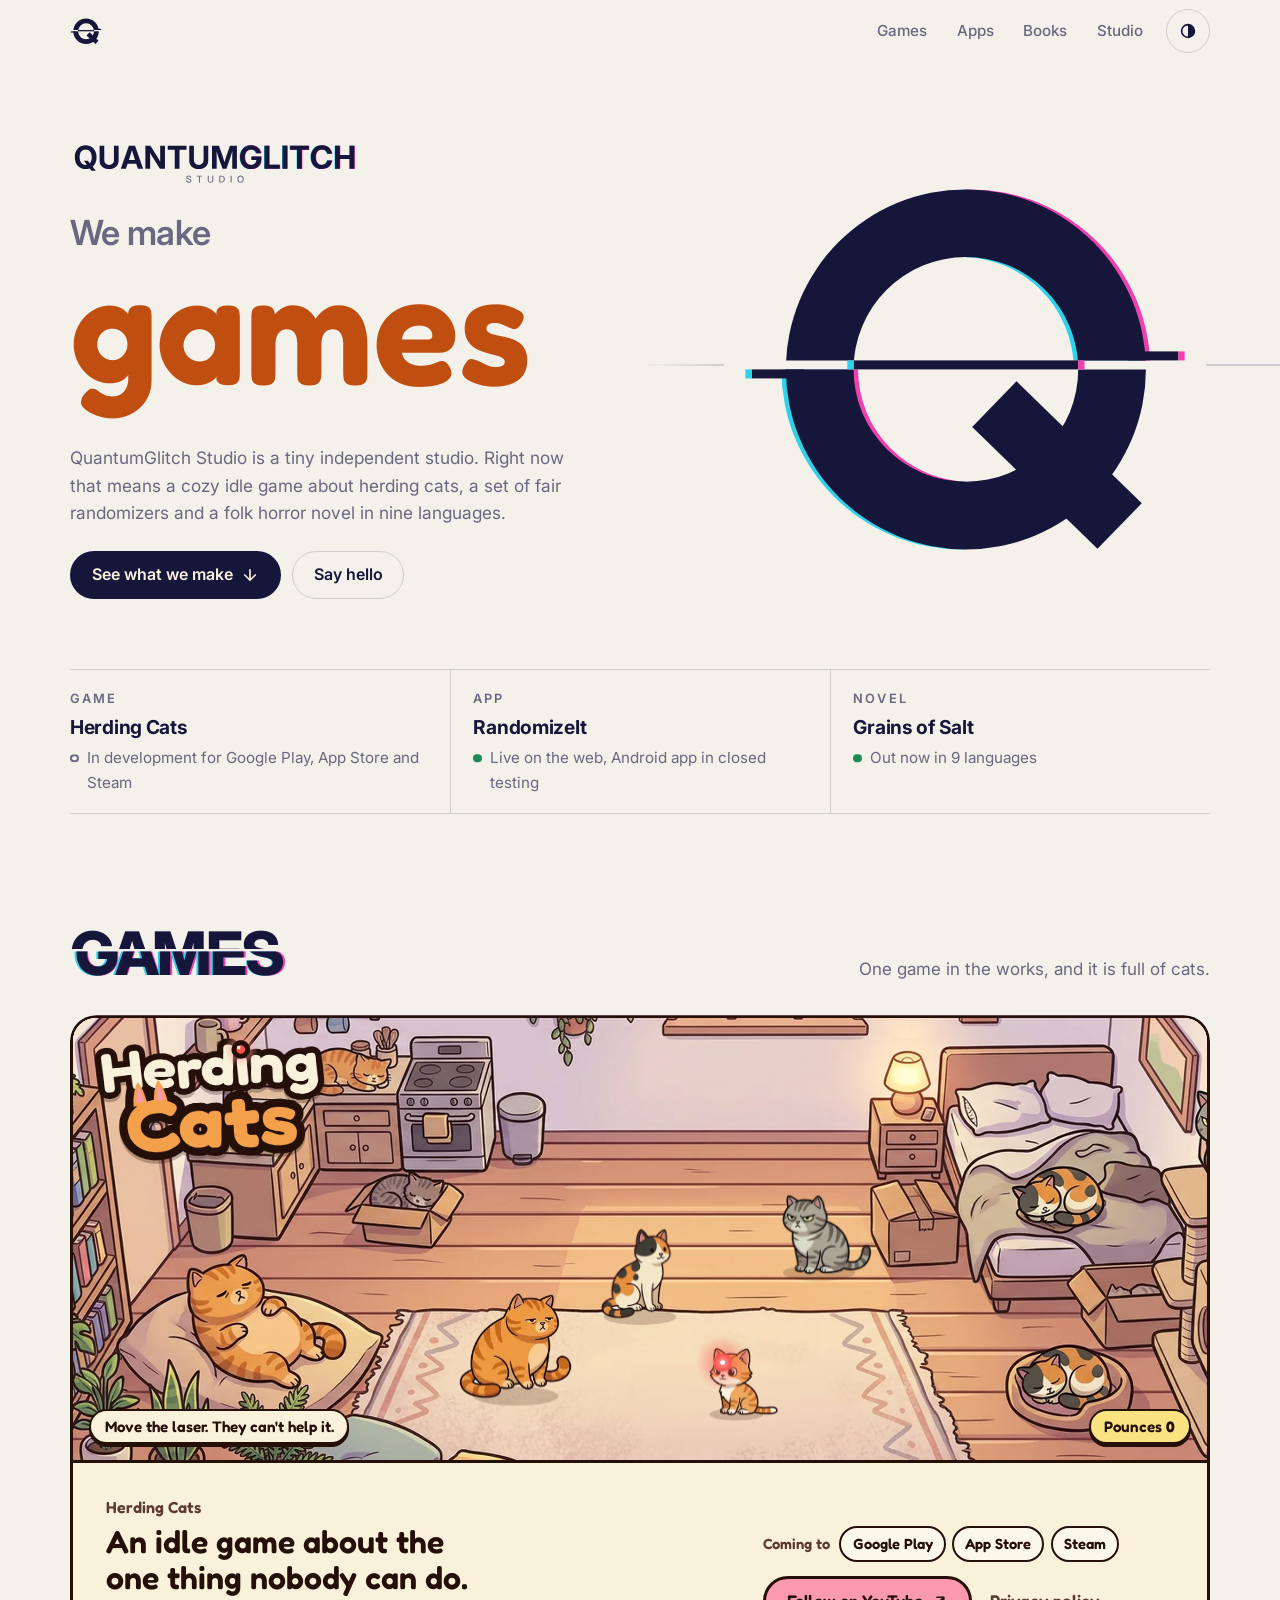
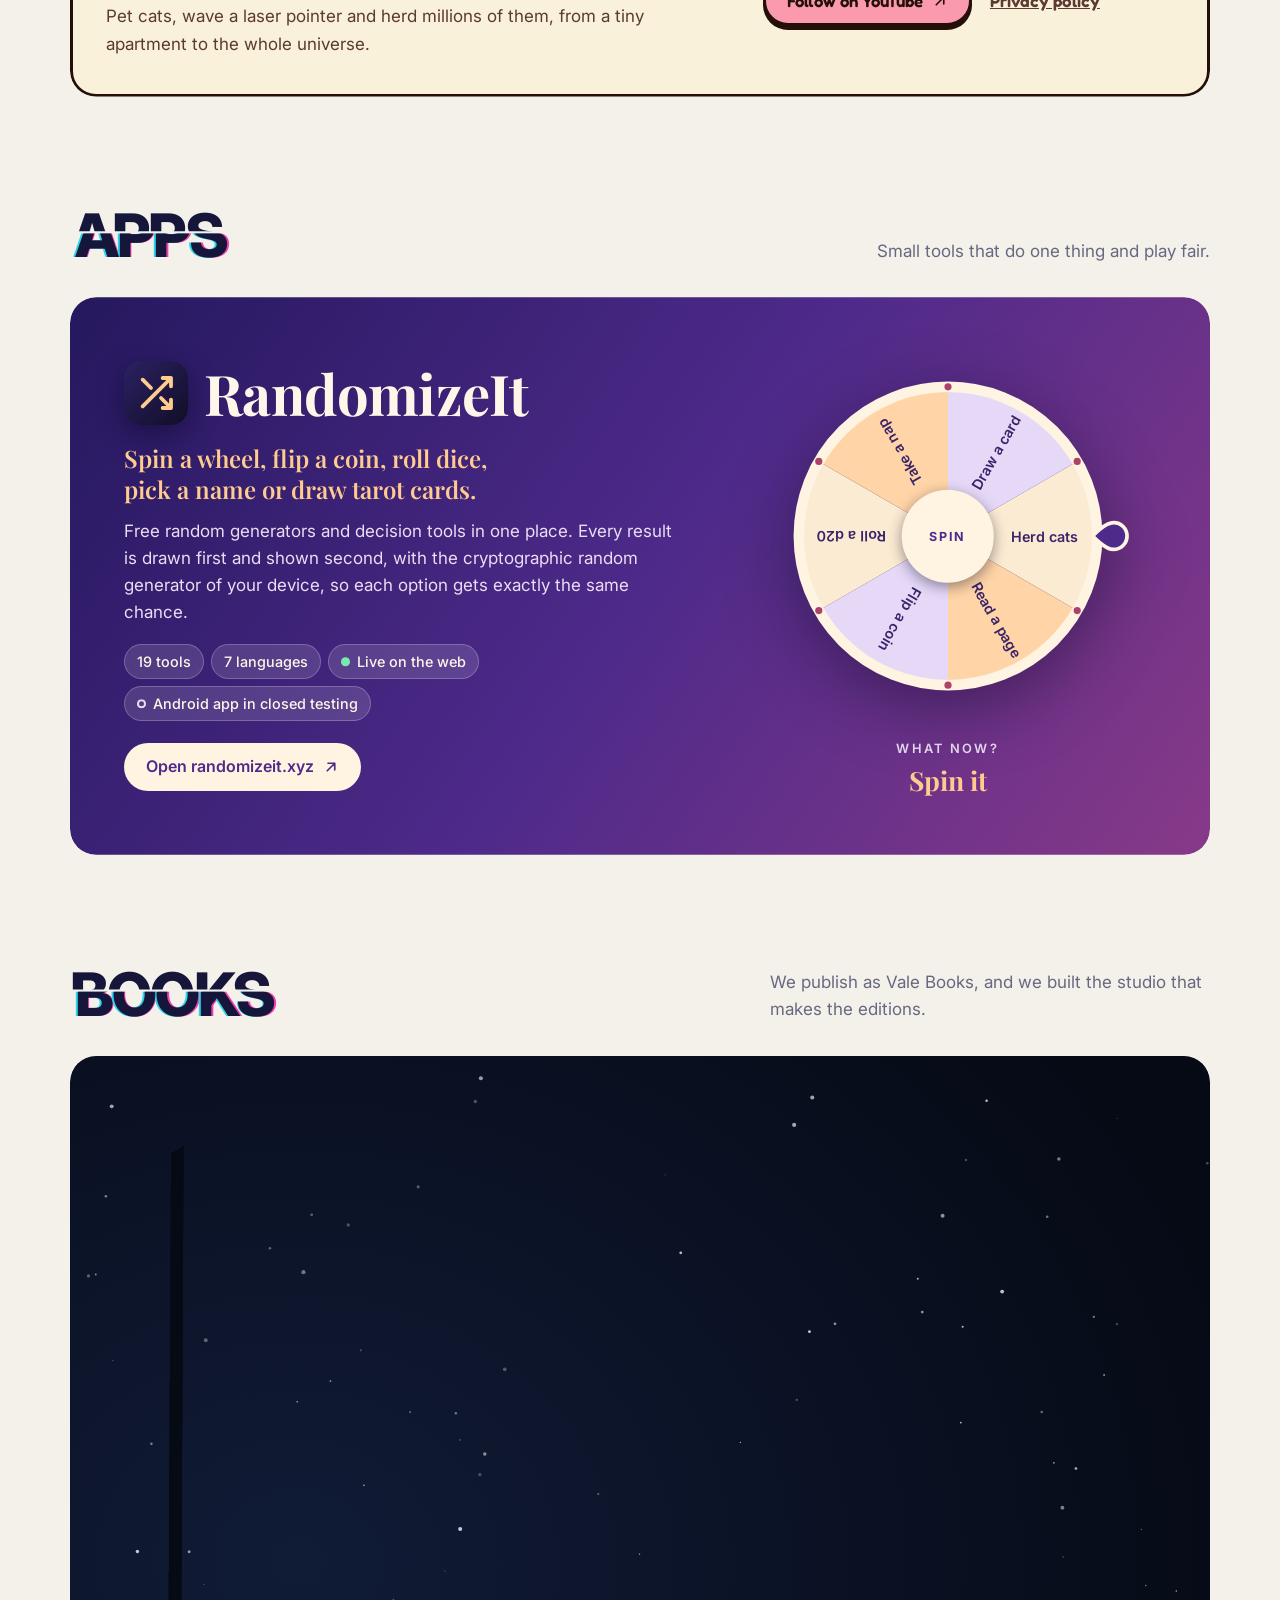
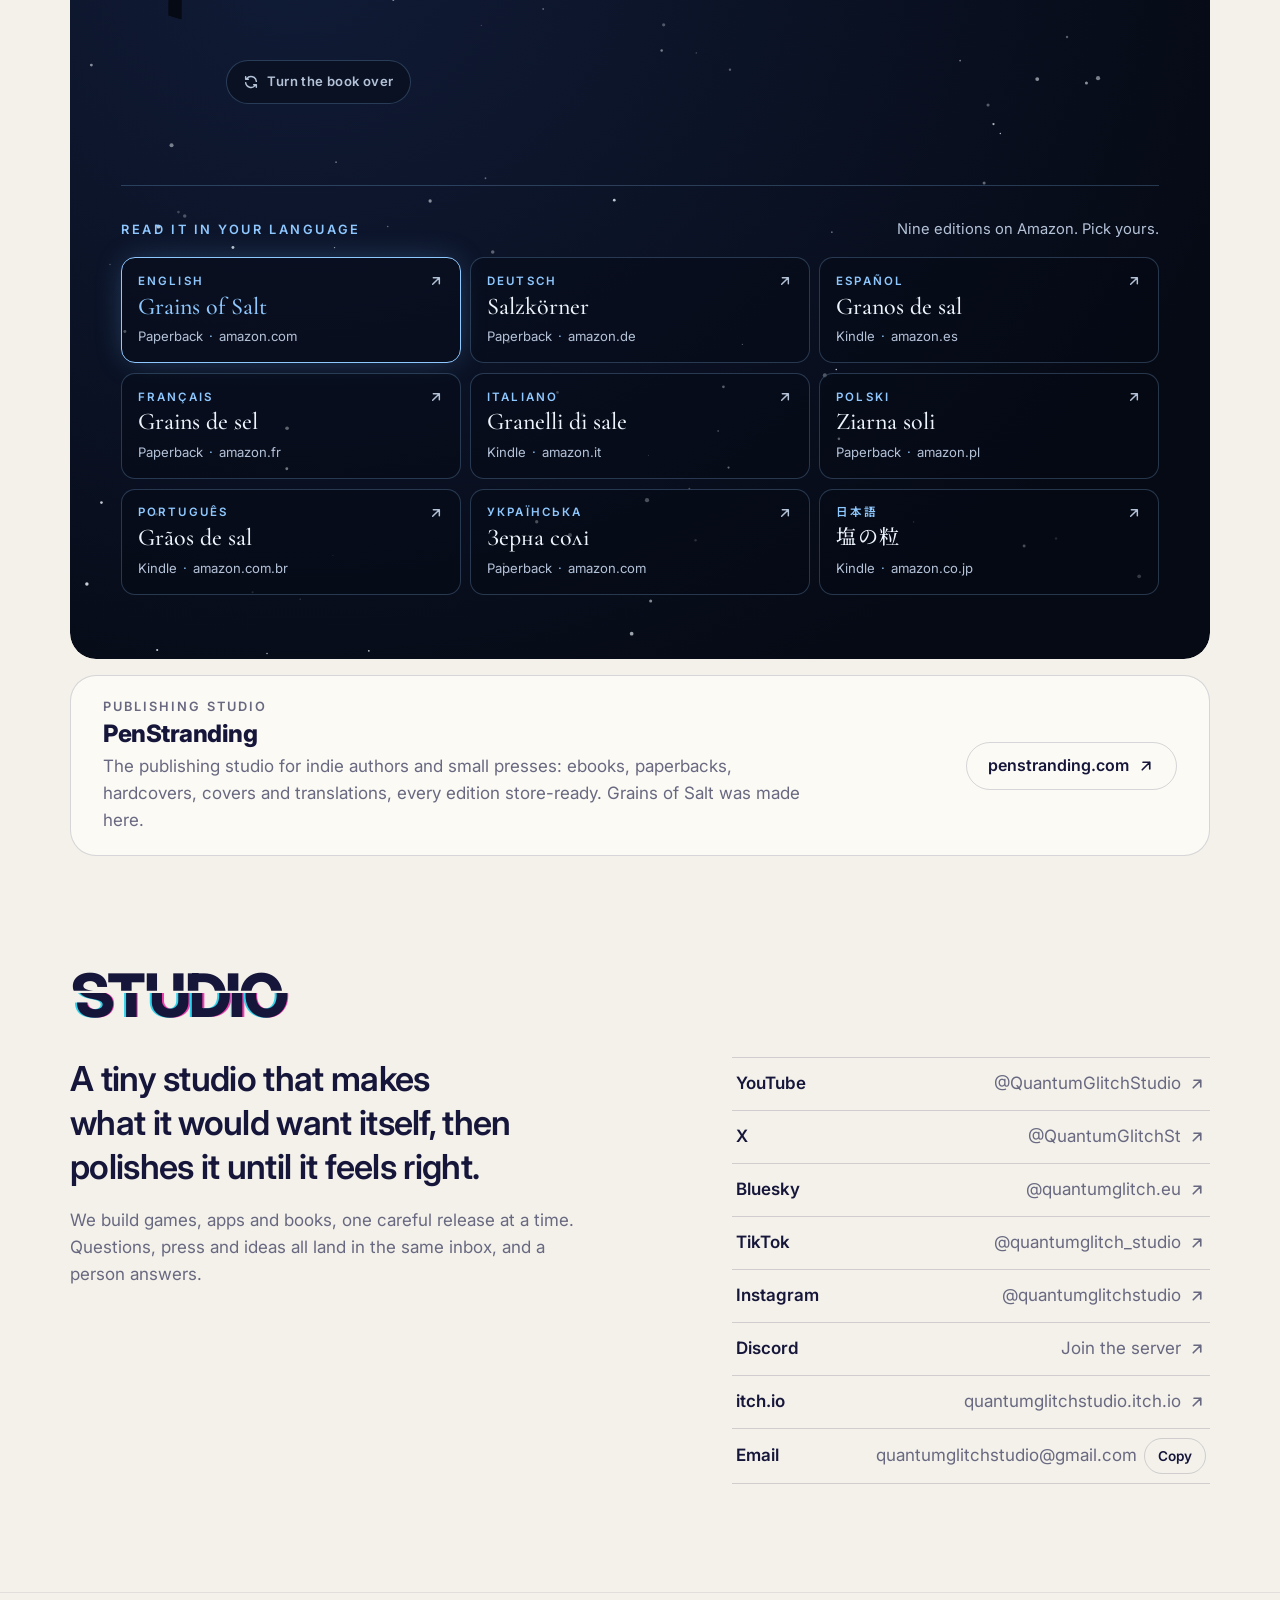
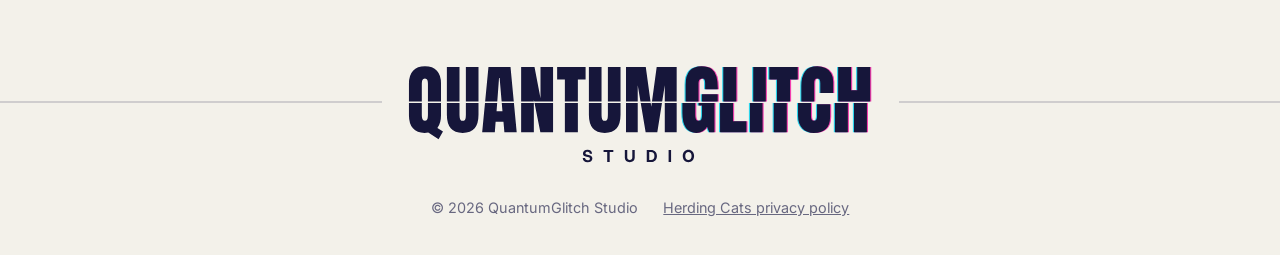
<file: index.html>
<!doctype html>
<html lang="en">
<head>
<meta charset="utf-8">
<meta name="viewport" content="width=device-width, initial-scale=1">
<title>QuantumGlitch Studio: games, apps and books</title>
<meta name="description" content="QuantumGlitch Studio is a tiny independent studio making games, apps and books: the idle game Herding Cats, the RandomizeIt randomizers and the folk horror novel Grains of Salt.">
<link rel="canonical" href="https://quantumglitch.eu/">
<meta name="theme-color" content="#16163A" media="(prefers-color-scheme: dark)">
<meta name="theme-color" content="#F3F1EA" media="(prefers-color-scheme: light)">
<link rel="icon" href="assets/img/studio/favicon.ico" sizes="32x32">
<link rel="icon" href="assets/img/studio/favicon.svg" type="image/svg+xml">
<link rel="apple-touch-icon" href="assets/img/studio/apple-touch-icon.png">
<link rel="manifest" href="assets/img/studio/site.webmanifest">
<meta property="og:type" content="website">
<meta property="og:site_name" content="QuantumGlitch Studio">
<meta property="og:title" content="QuantumGlitch Studio: games, apps and books">
<meta property="og:description" content="A tiny independent studio. Now: the idle game Herding Cats, the RandomizeIt randomizers and the folk horror novel Grains of Salt.">
<meta property="og:url" content="https://quantumglitch.eu/">
<meta property="og:image" content="https://quantumglitch.eu/assets/img/studio/og-image-1200x630.png">
<meta property="og:image:width" content="1200">
<meta property="og:image:height" content="630">
<meta name="twitter:card" content="summary_large_image">
<link rel="preload" href="assets/home/fonts/inter-latin-var.woff2" as="font" type="font/woff2" crossorigin>
<link rel="preload" href="assets/home/fonts/fredoka-latin-var.woff2" as="font" type="font/woff2" crossorigin>
<link rel="stylesheet" href="assets/home/home.css?v=f75865c8">
<script>
(function(){var d=document.documentElement;d.classList.add('js');try{var t=localStorage.getItem('qg-theme');if(t==='light'||t==='dark')d.dataset.theme=t}catch(e){}if(matchMedia('(prefers-reduced-motion: reduce)').matches||location.hash==='#still')d.classList.add('calm')})();
</script>
<script type="application/ld+json">{"@context":"https://schema.org","@type":"Organization","name":"QuantumGlitch Studio","url":"https://quantumglitch.eu/","logo":"https://quantumglitch.eu/assets/img/studio/icon-512.png","email":"quantumglitchstudio@gmail.com","sameAs":["https://www.youtube.com/@QuantumGlitchStudio","https://x.com/QuantumGlitchSt","https://bsky.app/profile/quantumglitch.eu","https://www.tiktok.com/@quantumglitch_studio","https://www.instagram.com/quantumglitchstudio/","https://quantumglitchstudio.itch.io"]}</script>
</head>
<body>
<a class="skip" href="#main">Skip to content</a>

<header class="top" id="topbar">
  <div class="wrap">
    <a class="brand" href="#top" aria-label="QuantumGlitch Studio, back to top">
      <svg viewBox="121.938 115.906 753.125 753.125" aria-hidden="true"><defs><clipPath id="sm-cut"><path d="M-500 -500H1500V470H-500Z M-500 500H1500V1500H-500Z"/></clipPath></defs><g clip-path="url(#sm-cut)"><path d="M200 500a300 300 0 1 0 600 0a300 300 0 1 0 -600 0ZM312.8 500a187.2 187.2 0 1 0 374.4 0a187.2 187.2 0 1 0 -374.4 0Z" fill-rule="evenodd"/><path d="M510.5 595.9L719.3 799L793.1 723L584.3 519.9Z"/></g><rect x="312.8" y="470" width="374.4" height="30"/><rect x="770" y="440" width="84" height="30"/><rect x="143" y="500" width="87" height="30"/></svg>
    </a>
    <nav class="nav" id="nav" aria-label="Sections">
      <a href="#games">Games</a>
      <a href="#apps">Apps</a>
      <a href="#books">Books</a>
      <a href="#studio">Studio</a>
    </nav>
    <button class="icon-btn theme-btn" id="theme" type="button" aria-label="Switch between the navy and the paper look">
      <svg class="ico" viewBox="0 0 24 24" aria-hidden="true"><circle cx="12" cy="12" r="8.5"/><path d="M12 3.5v17a8.5 8.5 0 0 0 0-17z" fill="currentColor" stroke="none"/></svg>
    </button>
    <button class="icon-btn menu-btn" id="menu" type="button" aria-label="Menu" aria-expanded="false" aria-controls="nav">
      <svg class="ico" viewBox="0 0 24 24" aria-hidden="true"><path d="M4 7h16M4 12h16M4 17h16"/></svg>
    </button>
  </div>
</header>

<main id="main">

<section class="hero" id="top">
  <div class="wrap hero-grid">
    <div class="hero-copy">
      <svg class="wordmark" viewBox="0 0 1828 292" role="img" aria-label="QuantumGlitch Studio"><g class="wm-cy" transform="translate(-3.2 0)"><path transform="translate(1065.5 181.1) scale(0.09766 -0.09766)" d="M772 -24C1158 -24 1432 232 1432 602V792H806V558H1131C1128 373 985 248 780 248C526 248 373 438 373 744C373 1051 525 1242 776 1242C954 1242 1077 1143 1110 991H1422C1384 1303 1109 1514 767 1514C365 1514 63 1220 63 744C63 284 350 -24 772 -24Z"/><path transform="translate(1215.1 181.1) scale(0.09766 -0.09766)" d="M111 0H1096V264H419V1490H111Z"/><path transform="translate(1328.8 181.1) scale(0.09766 -0.09766)" d="M419 1490H111V0H419Z"/><path transform="translate(1383.0 181.1) scale(0.09766 -0.09766)" d="M45 1226H497V0H805V1226H1256V1490H45Z"/><path transform="translate(1512.4 181.1) scale(0.09766 -0.09766)" d="M771 -24C1120 -24 1380 191 1427 523H1117C1079 348 951 248 775 248C521 248 373 441 373 744C373 1049 522 1242 775 1242C952 1242 1081 1141 1116 965H1427C1380 1298 1120 1514 771 1514C361 1514 63 1220 63 744C63 271 362 -24 771 -24Z"/><path transform="translate(1660.0 181.1) scale(0.09766 -0.09766)" d="M111 0H419V628H1052V0H1359V1490H1052V892H419V1490H111Z"/></g><g class="wm-mg" transform="translate(3.2 0)"><path transform="translate(1065.5 181.1) scale(0.09766 -0.09766)" d="M772 -24C1158 -24 1432 232 1432 602V792H806V558H1131C1128 373 985 248 780 248C526 248 373 438 373 744C373 1051 525 1242 776 1242C954 1242 1077 1143 1110 991H1422C1384 1303 1109 1514 767 1514C365 1514 63 1220 63 744C63 284 350 -24 772 -24Z"/><path transform="translate(1215.1 181.1) scale(0.09766 -0.09766)" d="M111 0H1096V264H419V1490H111Z"/><path transform="translate(1328.8 181.1) scale(0.09766 -0.09766)" d="M419 1490H111V0H419Z"/><path transform="translate(1383.0 181.1) scale(0.09766 -0.09766)" d="M45 1226H497V0H805V1226H1256V1490H45Z"/><path transform="translate(1512.4 181.1) scale(0.09766 -0.09766)" d="M771 -24C1120 -24 1380 191 1427 523H1117C1079 348 951 248 775 248C521 248 373 441 373 744C373 1049 522 1242 775 1242C952 1242 1081 1141 1116 965H1427C1380 1298 1120 1514 771 1514C361 1514 63 1220 63 744C63 271 362 -24 771 -24Z"/><path transform="translate(1660.0 181.1) scale(0.09766 -0.09766)" d="M111 0H419V628H1052V0H1359V1490H1052V892H419V1490H111Z"/></g><g class="wm-main" transform="translate(0.0 0)"><path transform="translate(24.0 181.1) scale(0.09766 -0.09766)" d="M765 -24C858 -24 946 -8 1026 22L1141 -124H1421L1214 133C1371 265 1468 476 1468 744C1468 1219 1166 1514 765 1514C364 1514 63 1219 63 744C63 272 364 -24 765 -24ZM646 512 842 255C817 250 792 248 765 248C535 248 373 428 373 744C373 1062 535 1242 765 1242C995 1242 1158 1062 1158 744C1158 572 1110 440 1029 355L906 512Z"/><path transform="translate(175.9 181.1) scale(0.09766 -0.09766)" d="M721 -24C1093 -24 1335 197 1335 519V1490H1034V544C1034 368 911 242 721 242C532 242 409 369 409 544V1490H108V519C108 196 349 -24 721 -24Z"/><path transform="translate(319.1 181.1) scale(0.09766 -0.09766)" d="M9 0H341L449 325H1006L1110 0H1451L928 1490H532ZM532 571 583 725C631 877 677 1029 731 1214C784 1029 830 877 876 725L926 571Z"/><path transform="translate(464.2 181.1) scale(0.09766 -0.09766)" d="M111 0H419V691C419 755 418 882 412 1038C496 887 572 758 615 690L1049 0H1374V1490H1067V753C1067 690 1068 567 1072 452C1013 559 949 672 914 728L435 1490H111Z"/><path transform="translate(611.6 181.1) scale(0.09766 -0.09766)" d="M45 1226H497V0H805V1226H1256V1490H45Z"/><path transform="translate(741.1 181.1) scale(0.09766 -0.09766)" d="M721 -24C1093 -24 1335 197 1335 519V1490H1034V544C1034 368 911 242 721 242C532 242 409 369 409 544V1490H108V519C108 196 349 -24 721 -24Z"/><path transform="translate(884.3 181.1) scale(0.09766 -0.09766)" d="M111 0H413V708C413 807 408 974 404 1132C455 965 505 800 536 708L791 0H1041L1293 708C1325 803 1377 979 1428 1153C1424 989 1418 812 1418 708V0H1719V1490H1270L1027 796C1000 708 953 551 917 423C881 551 834 708 806 796L560 1490H111Z"/><path transform="translate(1065.5 181.1) scale(0.09766 -0.09766)" d="M772 -24C1158 -24 1432 232 1432 602V792H806V558H1131C1128 373 985 248 780 248C526 248 373 438 373 744C373 1051 525 1242 776 1242C954 1242 1077 1143 1110 991H1422C1384 1303 1109 1514 767 1514C365 1514 63 1220 63 744C63 284 350 -24 772 -24Z"/><path transform="translate(1215.1 181.1) scale(0.09766 -0.09766)" d="M111 0H1096V264H419V1490H111Z"/><path transform="translate(1328.8 181.1) scale(0.09766 -0.09766)" d="M419 1490H111V0H419Z"/><path transform="translate(1383.0 181.1) scale(0.09766 -0.09766)" d="M45 1226H497V0H805V1226H1256V1490H45Z"/><path transform="translate(1512.4 181.1) scale(0.09766 -0.09766)" d="M771 -24C1120 -24 1380 191 1427 523H1117C1079 348 951 248 775 248C521 248 373 441 373 744C373 1049 522 1242 775 1242C952 1242 1081 1141 1116 965H1427C1380 1298 1120 1514 771 1514C361 1514 63 1220 63 744C63 271 362 -24 771 -24Z"/><path transform="translate(1660.0 181.1) scale(0.09766 -0.09766)" d="M111 0H419V628H1052V0H1359V1490H1052V892H419V1490H111Z"/></g><g class="wm-sub"><path transform="translate(729.9 268.5) scale(0.02930 -0.02930)" d="M652 -24C990 -24 1209 152 1209 420C1209 633 1071 762 772 833L611 871C406 920 326 982 326 1090C326 1225 453 1320 633 1320C821 1320 943 1215 954 1044H1169C1160 1335 957 1514 636 1514C316 1514 105 1341 105 1079C105 873 237 748 538 677L701 638C908 589 987 523 987 408C987 263 854 170 652 170C429 170 298 286 297 483H75C75 168 295 -24 652 -24Z"/><path transform="translate(797.5 268.5) scale(0.02930 -0.02930)" d="M48 1295H523V0H746V1295H1219V1490H48Z"/><path transform="translate(864.6 268.5) scale(0.02930 -0.02930)" d="M720 -24C1078 -24 1312 199 1312 510V1490H1091V528C1091 324 950 177 720 177C491 177 350 324 350 528V1490H129V510C129 199 362 -24 720 -24Z"/><path transform="translate(936.8 268.5) scale(0.02930 -0.02930)" d="M618 0C1073 0 1339 284 1339 747C1339 1208 1072 1490 633 1490H136V0ZM358 193V1297H619C951 1297 1116 1092 1116 747C1116 400 951 193 604 193Z"/><path transform="translate(1008.4 268.5) scale(0.02930 -0.02930)" d="M358 1490H136V0H358Z"/><path transform="translate(1052.9 268.5) scale(0.02930 -0.02930)" d="M766 -24C1163 -24 1452 288 1452 744C1452 1202 1163 1514 766 1514C369 1514 81 1202 81 744C81 289 369 -24 766 -24ZM766 179C509 179 304 381 304 744C304 1109 509 1311 766 1311C1023 1311 1229 1109 1229 744C1229 381 1023 179 766 179Z"/></g></svg>
      <h1 class="hero-title">
        <span class="sr">We make games, apps and books.</span>
        <span class="ht-pre" aria-hidden="true">We make</span>
        <span class="swap" aria-hidden="true"><span class="sw sw-games on">games</span><span class="sw sw-apps">apps</span><span class="sw sw-books">books</span></span>
        <span class="ht-all" aria-hidden="true">games, apps and books.</span>
      </h1>
      <p class="lead">QuantumGlitch Studio is a tiny independent studio. Right now that means a cozy idle game about herding cats, a set of fair randomizers and a folk horror novel in nine languages.</p>
      <div class="cta">
        <a class="btn btn-solid" href="#games">See what we make <svg class="ico" viewBox="0 0 24 24" aria-hidden="true"><path d="M12 5v14M5 12l7 7 7-7"/></svg></a>
        <a class="btn btn-line" href="#studio">Say hello</a>
      </div>
    </div>
    <div class="hero-mark" id="heroMark">
      <svg class="qmark" id="qmark" viewBox="123.5 191 750 618" role="img" aria-label="The QuantumGlitch Studio mark: a letter Q cut by a glitch slice">
        <defs>
          <clipPath id="q-up"><rect x="-600" y="-600" width="2200" height="1085"/></clipPath>
          <clipPath id="q-dn"><rect x="-600" y="500" width="2200" height="1100"/></clipPath>
          <clipPath id="q-tr"><rect x="500" y="-600" width="1100" height="1085"/></clipPath>
          <clipPath id="q-bl"><rect x="-600" y="500" width="1100" height="1100"/></clipPath>
          <g id="q-shape"><path d="M200 500a300 300 0 1 0 600 0a300 300 0 1 0 -600 0ZM312.8 500a187.2 187.2 0 1 0 374.4 0a187.2 187.2 0 1 0 -374.4 0Z" fill-rule="evenodd"/><path d="M510.48 595.86L719.28 798.96L793.12 723.04L584.32 519.94Z"/></g>
        </defs>
        <g class="q-top">
          <g clip-path="url(#q-tr)"><use href="#q-shape" class="q-mg" x="7.5"/><use href="#q-shape" class="q-cy" x="-7.5"/></g>
          <g clip-path="url(#q-up)"><use href="#q-shape" class="q-fill"/></g>
          <rect class="q-fill" x="770" y="470" width="84" height="15"/><rect class="q-mg" x="854" y="470" width="10.5" height="15"/>
        </g>
        <g class="q-bot">
          <g clip-path="url(#q-bl)"><use href="#q-shape" class="q-mg" x="7.5"/><use href="#q-shape" class="q-cy" x="-7.5"/></g>
          <g clip-path="url(#q-dn)"><use href="#q-shape" class="q-fill"/></g>
          <rect class="q-fill" x="143" y="500" width="87" height="15"/><rect class="q-cy" x="132.5" y="500" width="10.5" height="15"/>
        </g>
        <g class="q-bar"><rect class="q-fill" x="312.8" y="485" width="374.4" height="15"/><rect class="q-cy" x="302.3" y="485" width="10.5" height="15"/><rect class="q-mg" x="687.2" y="485" width="10.5" height="15"/></g>
      </svg>
    </div>
  </div>

  <div class="wrap">
    <nav class="now" aria-label="What is shipping now">
      <div class="now-grid">
        <a href="#games"><span class="k">Game</span><span class="n">Herding Cats</span><span class="s"><i class="dot dev"></i>In development for Google Play, App Store and Steam</span></a>
        <a href="#apps"><span class="k">App</span><span class="n">RandomizeIt</span><span class="s"><i class="dot"></i>Live on the web, Android app in closed testing</span></a>
        <a href="#books"><span class="k">Novel</span><span class="n">Grains of Salt</span><span class="s"><i class="dot"></i>Out now in 9 languages</span></a>
      </div>
    </nav>
  </div>
</section>

<section class="world" id="games">
  <div class="wrap">
    <div class="world-head">
      <h2 class="slice rv" data-t="Games">Games</h2>
      <p>One game in the works, and it is full of cats.</p>
    </div>
    <article class="win hc rv">
      <div class="hc-scene" id="hcScene">
        <img class="hc-room" loading="lazy" decoding="async" src="assets/home/img/hc-room.webp" width="2560" height="827" alt="A cozy cartoon apartment seen from above: a kitchen corner, a bed, a rug, a cat tree and cats asleep everywhere.">
        <canvas class="hc-canvas" id="hcCanvas" aria-hidden="true"></canvas>
        <img class="hc-logo" loading="lazy" decoding="async" src="assets/home/img/hc-logo.webp" width="640" height="357" alt="Herding Cats">
        <span class="chip chip-hint" id="hcHint">Move the laser. They can't help it.</span>
        <span class="chip chip-count" aria-hidden="true">Pounces <b id="hcCount">0</b></span>
      </div>
      <div class="hc-info">
        <div>
          <p class="hc-k">Herding Cats</p>
          <h3>An idle game about the one thing nobody can do.</h3>
          <p class="t">Pet cats, wave a laser pointer and herd millions of them, from a tiny apartment to the whole universe.</p>
        </div>
        <div class="hc-side">
          <ul class="plats" aria-label="Platforms"><li>Coming to</li><li>Google Play</li><li>App Store</li><li>Steam</li></ul>
          <div class="hc-links">
            <a class="btn-hc" href="https://www.youtube.com/@QuantumGlitchStudio" target="_blank" rel="noopener">Follow on YouTube <svg class="ico" viewBox="0 0 24 24" aria-hidden="true"><path d="M7 17 17 7M8 7h9v9"/></svg></a>
            <a class="plain" href="herding-cats/privacy/">Privacy policy</a>
          </div>
        </div>
      </div>
    </article>
  </div>
</section>

<section class="world" id="apps">
  <div class="wrap">
    <div class="world-head">
      <h2 class="slice rv" data-t="Apps">Apps</h2>
      <p>Small tools that do one thing and play fair.</p>
    </div>
    <article class="win rz rv">
      <div class="rz-text">
        <div class="rz-id">
          <svg class="rz-icon" viewBox="0 0 48 48" aria-hidden="true"><defs><linearGradient id="rz-sky" x1="0" y1="0" x2="1" y2="1"><stop offset="0" stop-color="#2b2163"/><stop offset="1" stop-color="#110e26"/></linearGradient></defs><rect width="48" height="48" rx="11" fill="url(#rz-sky)"/><path d="M16 3h5v5M4 20L21 3M21 16v5h-5M15 15l6 6M4 4l5 5" transform="translate(9 9) scale(1.25)" fill="none" stroke="#ffcb8e" stroke-width="2.3" stroke-linecap="round" stroke-linejoin="round"/></svg>
          <h3>RandomizeIt</h3>
        </div>
        <p class="rz-tag">Spin a wheel, flip a coin, roll dice, pick a name or draw tarot cards.</p>
        <p class="t">Free random generators and decision tools in one place. Every result is drawn first and shown second, with the cryptographic random generator of your device, so each option gets exactly the same chance.</p>
        <ul class="rz-pills">
          <li>19 tools</li>
          <li>7 languages</li>
          <li><i class="dot"></i>Live on the web</li>
          <li><i class="dot dev"></i>Android app in closed testing</li>
        </ul>
        <a class="btn btn-rz" href="https://randomizeit.xyz" target="_blank" rel="noopener">Open randomizeit.xyz <svg class="ico" viewBox="0 0 24 24" aria-hidden="true"><path d="M7 17 17 7M8 7h9v9"/></svg></a>
      </div>
      <div class="rz-play">
        <div class="wheel-box" id="wheelBox">
          <svg class="wheel" viewBox="-124 -124 248 248" role="img" aria-label="A wheel with six options">
            <g class="wheel-rot" id="wheelRot"></g>
            <path class="w-ptr" d="M120 0c0 5-4 9-9 9-6 0-14-9-14-9s8-9 14-9c5 0 9 4 9 9z" style="transform-origin:111px 0"/>
          </svg>
          <button class="wheel-btn" id="wheelBtn" type="button">SPIN</button>
        </div>
        <p class="rz-res" aria-live="polite"><span class="k" id="wheelK">What now?</span><span class="v" id="wheelV">Spin it</span></p>
      </div>
    </article>
  </div>
</section>

<section class="world" id="books">
  <div class="wrap">
    <div class="world-head">
      <h2 class="slice rv" data-t="Books">Books</h2>
      <p>We publish as Vale Books, and we built the studio that makes the editions.</p>
    </div>
    <article class="win bk rv" id="bk">
      <canvas class="salt" id="salt" aria-hidden="true"></canvas>
      <div class="book-col">
        <div class="book" id="book">
          <div class="book-3d">
            <span class="book-face book-back" aria-hidden="true"></span>
            <span class="book-face book-pages" aria-hidden="true"></span>
            <span class="book-face book-top" aria-hidden="true"></span>
            <span class="book-face book-bottom" aria-hidden="true"></span>
            <span class="book-face book-spine" aria-hidden="true"><img class="on" loading="lazy" decoding="async" src="assets/home/img/book/spine-en.webp" width="92" height="1008" alt=""></span>
            <span class="book-face book-front"><img class="on" loading="lazy" decoding="async" src="assets/home/img/book/front-en.webp" width="672" height="1008" alt="Cover of Grains of Salt by George Vale: a child in a red hat, holding a teddy bear, stands in the snow before a boarded-up door in a cliff with cold light behind the planks."></span>
          </div>
          <span class="book-shadow" aria-hidden="true"></span>
        </div>
        <button class="book-turn" id="bookTurn" type="button" aria-pressed="false" hidden><svg class="ico" viewBox="0 0 24 24" aria-hidden="true"><path d="M20 11a8 8 0 0 0-14.3-4M4 4v4h4M4 13a8 8 0 0 0 14.3 4M20 20v-4h-4"/></svg><span>Turn the book over</span></button>
      </div>
      <div class="bk-copy">
        <p class="bk-k">Vale Books · folk horror novel</p>
        <h3>Grains of Salt</h3>
        <p class="bk-by">George Vale</p>
        <p class="bk-q">The town is perfect. The children are happy. And the mountain is hungry.</p>
        <p class="t">Dan and Emma came to Norway for one last trip before starting a family. Solværd was only meant to be a detour: a postcard village famous for its hand-harvested salt and a festival it has kept for eight hundred years. The festival is in two days, and visitors are asked to leave before it begins.</p>
        <ul class="bk-meta"><li>316 pages</li><li>Paperback and Kindle</li><li>9 languages</li></ul>
        <p class="langs" aria-hidden="true"><span>This cover reads</span><span class="lang-swap"><span class="lw on" lang="en" data-l="en">Grains of Salt</span><span class="lw" lang="de" data-l="de">Salzkörner</span><span class="lw" lang="es" data-l="es">Granos de sal</span><span class="lw" lang="fr" data-l="fr">Grains de sel</span><span class="lw" lang="it" data-l="it">Granelli di sale</span><span class="lw" lang="pl" data-l="pl">Ziarna soli</span><span class="lw" lang="pt" data-l="pt">Grãos de sal</span><span class="lw" lang="uk" data-l="uk">Зерна солі</span><span class="lw" lang="ja" data-l="ja">塩の粒</span></span></p>
        <a class="btn btn-line btn-bk" href="https://www.amazon.com/dp/8398384697" target="_blank" rel="noopener">Find it on Amazon <svg class="ico" viewBox="0 0 24 24" aria-hidden="true"><path d="M7 17 17 7M8 7h9v9"/></svg></a>
      </div>
      <div class="bk-eds rv">
        <div class="bk-eds-h">
          <h4 class="bk-k">Read it in your language</h4>
          <p>Nine editions on Amazon. Pick yours.</p>
        </div>
        <ul class="eds">
          <li><a class="ed" data-l="en" href="https://www.amazon.com/dp/8398384697" target="_blank" rel="noopener" hreflang="en"><span class="ed-l" lang="en">English</span> <span class="ed-t" lang="en">Grains of Salt</span> <span class="ed-f"><span>Paperback</span> <span>amazon.com</span></span> <svg class="ico" viewBox="0 0 24 24" aria-hidden="true"><path d="M7 17 17 7M8 7h9v9"/></svg></a></li>
          <li><a class="ed" data-l="de" href="https://www.amazon.de/dp/8369105017" target="_blank" rel="noopener" hreflang="de"><span class="ed-l" lang="de">Deutsch</span> <span class="ed-t" lang="de">Salzkörner</span> <span class="ed-f"><span>Paperback</span> <span>amazon.de</span></span> <svg class="ico" viewBox="0 0 24 24" aria-hidden="true"><path d="M7 17 17 7M8 7h9v9"/></svg></a></li>
          <li><a class="ed" data-l="es" href="https://www.amazon.es/dp/B0HR1H7LQY" target="_blank" rel="noopener" hreflang="es"><span class="ed-l" lang="es">Español</span> <span class="ed-t" lang="es">Granos de sal</span> <span class="ed-f"><span>Kindle</span> <span>amazon.es</span></span> <svg class="ico" viewBox="0 0 24 24" aria-hidden="true"><path d="M7 17 17 7M8 7h9v9"/></svg></a></li>
          <li><a class="ed" data-l="fr" href="https://www.amazon.fr/dp/8369105009" target="_blank" rel="noopener" hreflang="fr"><span class="ed-l" lang="fr">Français</span> <span class="ed-t" lang="fr">Grains de sel</span> <span class="ed-f"><span>Paperback</span> <span>amazon.fr</span></span> <svg class="ico" viewBox="0 0 24 24" aria-hidden="true"><path d="M7 17 17 7M8 7h9v9"/></svg></a></li>
          <li><a class="ed" data-l="it" href="https://www.amazon.it/dp/B0HR2C39VQ" target="_blank" rel="noopener" hreflang="it"><span class="ed-l" lang="it">Italiano</span> <span class="ed-t" lang="it">Granelli di sale</span> <span class="ed-f"><span>Kindle</span> <span>amazon.it</span></span> <svg class="ico" viewBox="0 0 24 24" aria-hidden="true"><path d="M7 17 17 7M8 7h9v9"/></svg></a></li>
          <li><a class="ed" data-l="pl" href="https://www.amazon.pl/dp/8369105033" target="_blank" rel="noopener" hreflang="pl"><span class="ed-l" lang="pl">Polski</span> <span class="ed-t" lang="pl">Ziarna soli</span> <span class="ed-f"><span>Paperback</span> <span>amazon.pl</span></span> <svg class="ico" viewBox="0 0 24 24" aria-hidden="true"><path d="M7 17 17 7M8 7h9v9"/></svg></a></li>
          <li><a class="ed" data-l="pt" href="https://www.amazon.com.br/dp/B0HS8FV933" target="_blank" rel="noopener" hreflang="pt"><span class="ed-l" lang="pt">Português</span> <span class="ed-t" lang="pt">Grãos de sal</span> <span class="ed-f"><span>Kindle</span> <span>amazon.com.br</span></span> <svg class="ico" viewBox="0 0 24 24" aria-hidden="true"><path d="M7 17 17 7M8 7h9v9"/></svg></a></li>
          <li><a class="ed" data-l="uk" href="https://www.amazon.com/dp/8369105025" target="_blank" rel="noopener" hreflang="uk"><span class="ed-l" lang="uk">Українська</span> <span class="ed-t" lang="uk">Зерна солі</span> <span class="ed-f"><span>Paperback</span> <span>amazon.com</span></span> <svg class="ico" viewBox="0 0 24 24" aria-hidden="true"><path d="M7 17 17 7M8 7h9v9"/></svg></a></li>
          <li><a class="ed" data-l="ja" href="https://www.amazon.co.jp/dp/B0HS8YB79P" target="_blank" rel="noopener" hreflang="ja"><span class="ed-l" lang="ja">日本語</span> <span class="ed-t" lang="ja">塩の粒</span> <span class="ed-f"><span>Kindle</span> <span>amazon.co.jp</span></span> <svg class="ico" viewBox="0 0 24 24" aria-hidden="true"><path d="M7 17 17 7M8 7h9v9"/></svg></a></li>
        </ul>
      </div>
    </article>
    <article class="pen rise rv">
      <div>
        <p class="k">Publishing studio</p>
        <h3>PenStranding</h3>
        <p class="t">The publishing studio for indie authors and small presses: ebooks, paperbacks, hardcovers, covers and translations, every edition store-ready. Grains of Salt was made here.</p>
      </div>
      <a class="btn btn-line" href="https://penstranding.com" target="_blank" rel="noopener">penstranding.com <svg class="ico" viewBox="0 0 24 24" aria-hidden="true"><path d="M7 17 17 7M8 7h9v9"/></svg></a>
    </article>
  </div>
</section>

<section class="about" id="studio">
  <div class="wrap">
    <h2 class="slice rv" data-t="Studio">Studio</h2>
    <div class="about-grid">
      <div class="rise rv">
        <p class="big">A tiny studio that makes what it would want itself, then polishes it until it feels right.</p>
        <p class="t">We build games, apps and books, one careful release at a time. Questions, press and ideas all land in the same inbox, and a person answers.</p>
      </div>
      <div class="rise rv">
        <ul class="links">
          <li><a href="https://www.youtube.com/@QuantumGlitchStudio" target="_blank" rel="noopener"><span class="k">YouTube</span><span class="v">@QuantumGlitchStudio <svg class="ico" viewBox="0 0 24 24" aria-hidden="true"><path d="M7 17 17 7M8 7h9v9"/></svg></span></a></li>
          <li><a href="https://x.com/QuantumGlitchSt" target="_blank" rel="noopener"><span class="k">X</span><span class="v">@QuantumGlitchSt <svg class="ico" viewBox="0 0 24 24" aria-hidden="true"><path d="M7 17 17 7M8 7h9v9"/></svg></span></a></li>
          <li><a href="https://bsky.app/profile/quantumglitch.eu" target="_blank" rel="noopener"><span class="k">Bluesky</span><span class="v">@quantumglitch.eu <svg class="ico" viewBox="0 0 24 24" aria-hidden="true"><path d="M7 17 17 7M8 7h9v9"/></svg></span></a></li>
          <li><a href="https://www.tiktok.com/@quantumglitch_studio" target="_blank" rel="noopener"><span class="k">TikTok</span><span class="v">@quantumglitch_studio <svg class="ico" viewBox="0 0 24 24" aria-hidden="true"><path d="M7 17 17 7M8 7h9v9"/></svg></span></a></li>
          <li><a href="https://www.instagram.com/quantumglitchstudio/" target="_blank" rel="noopener"><span class="k">Instagram</span><span class="v">@quantumglitchstudio <svg class="ico" viewBox="0 0 24 24" aria-hidden="true"><path d="M7 17 17 7M8 7h9v9"/></svg></span></a></li>
          <li><a href="https://discord.gg/QPVEnNxFpX" target="_blank" rel="noopener"><span class="k">Discord</span><span class="v">Join the server <svg class="ico" viewBox="0 0 24 24" aria-hidden="true"><path d="M7 17 17 7M8 7h9v9"/></svg></span></a></li>
          <li><a href="https://quantumglitchstudio.itch.io" target="_blank" rel="noopener"><span class="k">itch.io</span><span class="v">quantumglitchstudio.itch.io <svg class="ico" viewBox="0 0 24 24" aria-hidden="true"><path d="M7 17 17 7M8 7h9v9"/></svg></span></a></li>
          <li><div class="row"><span class="k">Email</span><span class="v"><span id="mail">quantumglitchstudio@gmail.com</span> <button class="copy" id="copyMail" type="button">Copy</button></span></div></li>
        </ul>
      </div>
    </div>
  </div>
</section>

</main>

<footer class="foot">
  <div class="wrap">
    <div class="foot-mark">
      <img class="for-dark" loading="lazy" decoding="async" src="assets/home/img/wordmark5-light.svg" width="1445" height="303" alt="QuantumGlitch Studio">
      <img class="for-light" loading="lazy" decoding="async" src="assets/home/img/wordmark5-dark.svg" width="1445" height="303" alt="QuantumGlitch Studio">
    </div>
    <p class="foot-row"><span>© 2026 QuantumGlitch Studio</span><a href="herding-cats/privacy/">Herding Cats privacy policy</a></p>
  </div>
</footer>

<script src="assets/home/home.js?v=7427b115" defer></script>
</body>
</html>
</file>
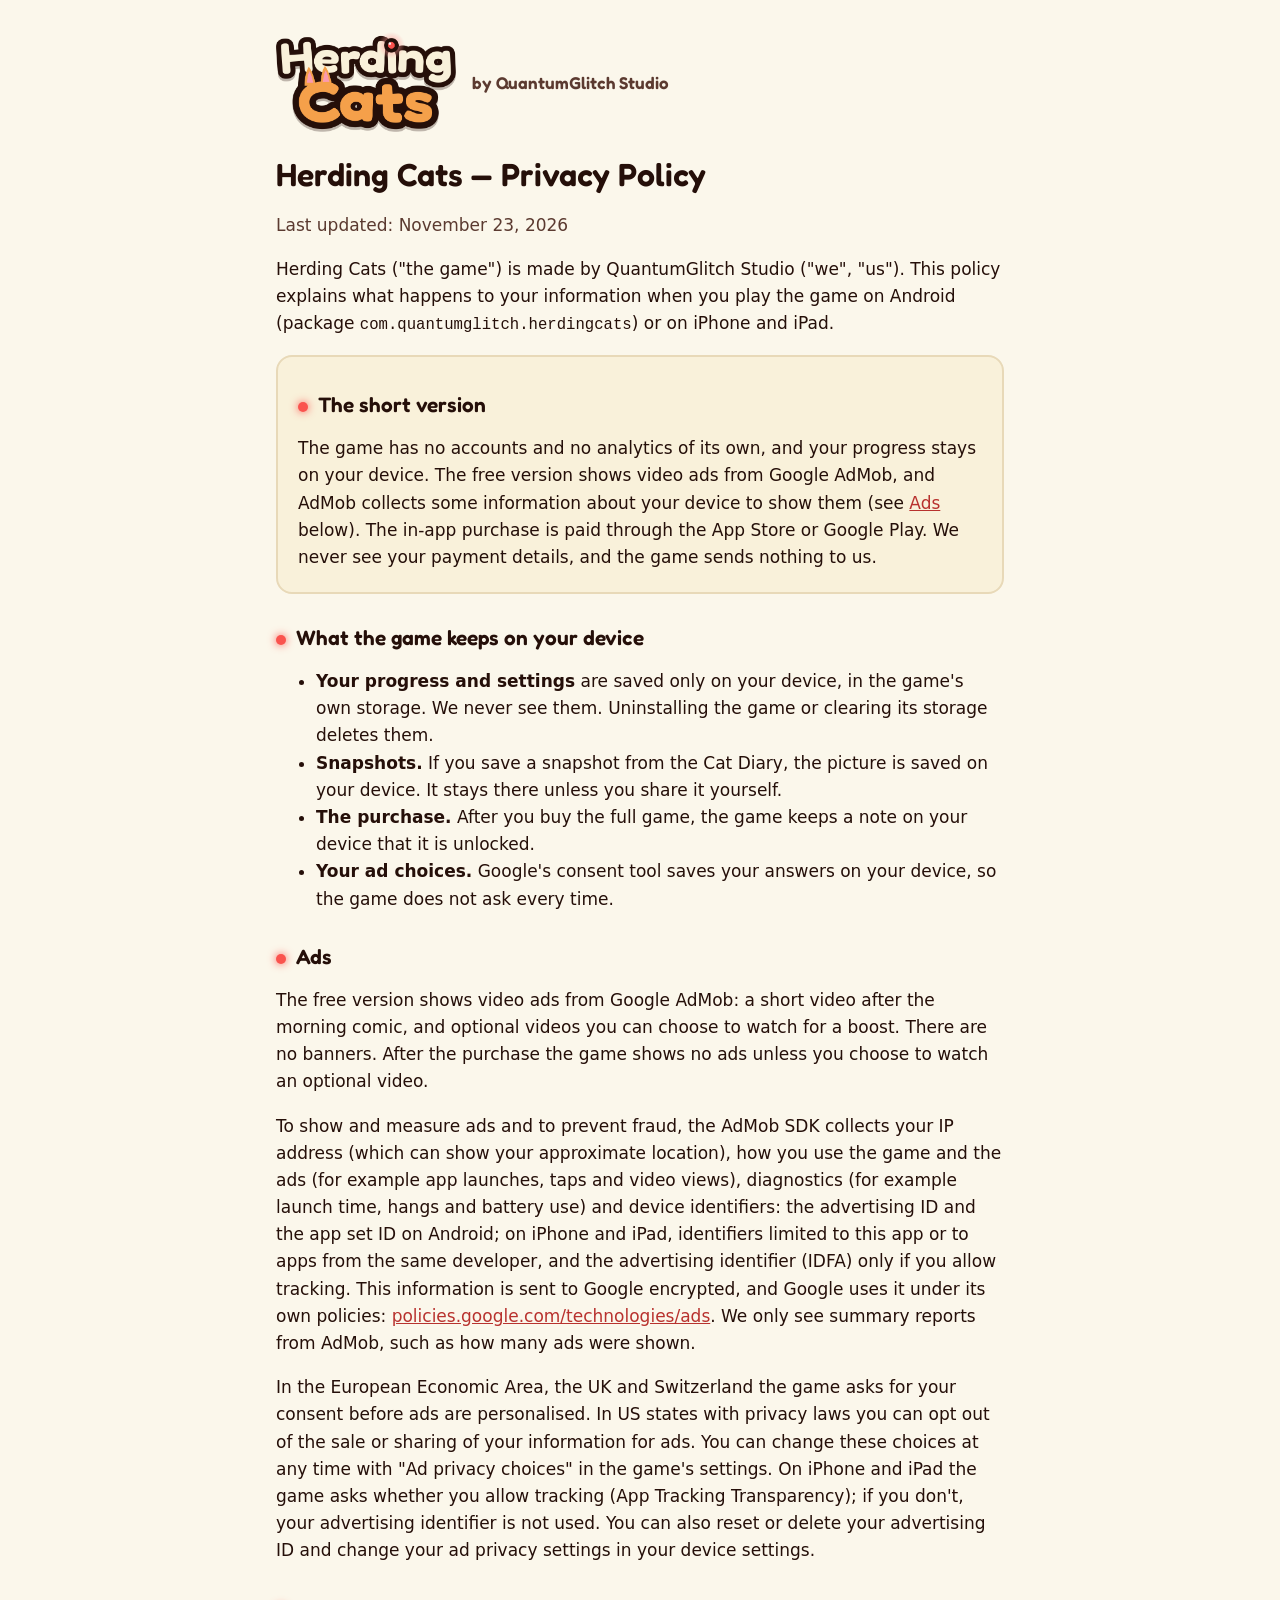
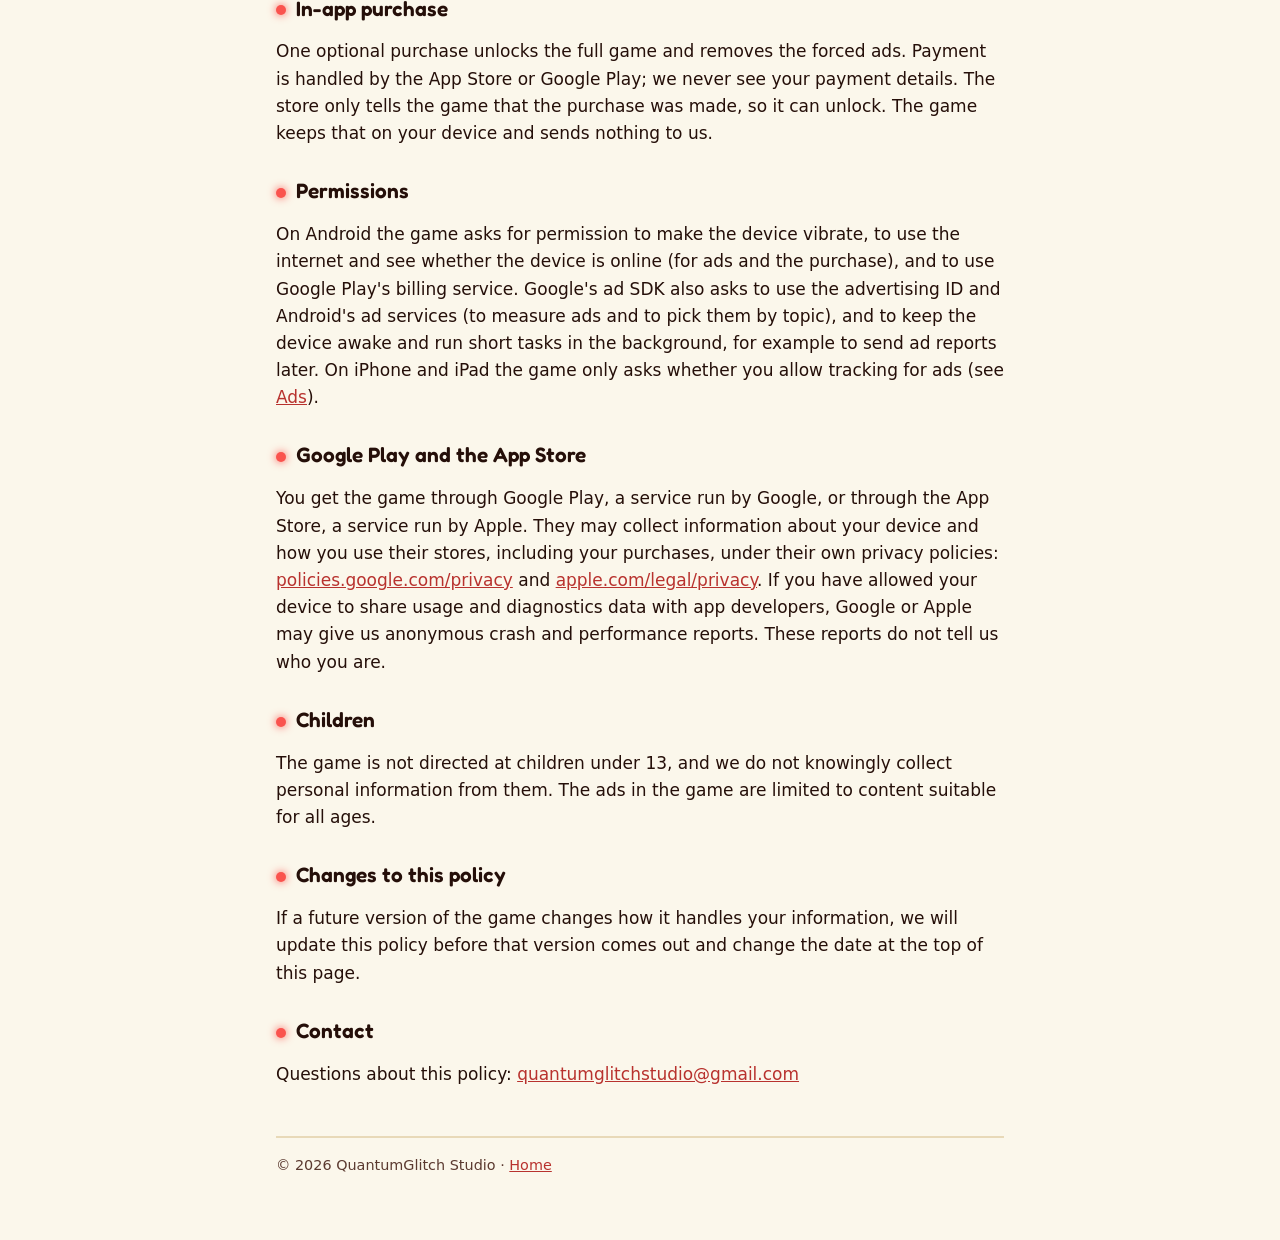
<file: herding-cats/privacy/index.html>
<!doctype html>
<html lang="en">
<head>
<meta charset="utf-8">
<meta name="viewport" content="width=device-width, initial-scale=1">
<title>Herding Cats Privacy Policy</title>
<meta name="description" content="Privacy policy of Herding Cats, a game by QuantumGlitch Studio.">
<link rel="icon" type="image/png" href="../../assets/img/favicon-64.png">
<link rel="apple-touch-icon" href="../../assets/img/apple-touch-icon.png">
<link rel="stylesheet" href="../../assets/site.css">
</head>
<body>
<div class="wrap">
  <header class="site">
    <img src="../../assets/img/herding-cats-logo-640.png" alt="Herding Cats" width="180" height="100">
    <span class="studio">by QuantumGlitch Studio</span>
  </header>

  <h1>Herding Cats — Privacy Policy</h1>
  <p class="muted">Last updated: November 23, 2026</p>

  <p>Herding Cats ("the game") is made by QuantumGlitch Studio ("we", "us"). This policy explains what happens to your information when you play the game on Android (package <code>com.quantumglitch.herdingcats</code>) or on iPhone and iPad.</p>

  <div class="card">
    <h2>The short version</h2>
    <p>The game has no accounts and no analytics of its own, and your progress stays on your device. The free version shows video ads from Google AdMob, and AdMob collects some information about your device to show them (see <a href="#ads">Ads</a> below). The in-app purchase is paid through the App Store or Google Play. We never see your payment details, and the game sends nothing to us.</p>
  </div>

  <h2>What the game keeps on your device</h2>
  <ul>
    <li><strong>Your progress and settings</strong> are saved only on your device, in the game's own storage. We never see them. Uninstalling the game or clearing its storage deletes them.</li>
    <li><strong>Snapshots.</strong> If you save a snapshot from the Cat Diary, the picture is saved on your device. It stays there unless you share it yourself.</li>
    <li><strong>The purchase.</strong> After you buy the full game, the game keeps a note on your device that it is unlocked.</li>
    <li><strong>Your ad choices.</strong> Google's consent tool saves your answers on your device, so the game does not ask every time.</li>
  </ul>

  <h2 id="ads">Ads</h2>
  <p>The free version shows video ads from Google AdMob: a short video after the morning comic, and optional videos you can choose to watch for a boost. There are no banners. After the purchase the game shows no ads unless you choose to watch an optional video.</p>
  <p>To show and measure ads and to prevent fraud, the AdMob SDK collects your IP address (which can show your approximate location), how you use the game and the ads (for example app launches, taps and video views), diagnostics (for example launch time, hangs and battery use) and device identifiers: the advertising ID and the app set ID on Android; on iPhone and iPad, identifiers limited to this app or to apps from the same developer, and the advertising identifier (IDFA) only if you allow tracking. This information is sent to Google encrypted, and Google uses it under its own policies: <a href="https://policies.google.com/technologies/ads">policies.google.com/technologies/ads</a>. We only see summary reports from AdMob, such as how many ads were shown.</p>
  <p>In the European Economic Area, the UK and Switzerland the game asks for your consent before ads are personalised. In US states with privacy laws you can opt out of the sale or sharing of your information for ads. You can change these choices at any time with "Ad privacy choices" in the game's settings. On iPhone and iPad the game asks whether you allow tracking (App Tracking Transparency); if you don't, your advertising identifier is not used. You can also reset or delete your advertising ID and change your ad privacy settings in your device settings.</p>

  <h2>In-app purchase</h2>
  <p>One optional purchase unlocks the full game and removes the forced ads. Payment is handled by the App Store or Google Play; we never see your payment details. The store only tells the game that the purchase was made, so it can unlock. The game keeps that on your device and sends nothing to us.</p>

  <h2>Permissions</h2>
  <p>On Android the game asks for permission to make the device vibrate, to use the internet and see whether the device is online (for ads and the purchase), and to use Google Play's billing service. Google's ad SDK also asks to use the advertising ID and Android's ad services (to measure ads and to pick them by topic), and to keep the device awake and run short tasks in the background, for example to send ad reports later. On iPhone and iPad the game only asks whether you allow tracking for ads (see <a href="#ads">Ads</a>).</p>

  <h2>Google Play and the App Store</h2>
  <p>You get the game through Google Play, a service run by Google, or through the App Store, a service run by Apple. They may collect information about your device and how you use their stores, including your purchases, under their own privacy policies: <a href="https://policies.google.com/privacy">policies.google.com/privacy</a> and <a href="https://www.apple.com/legal/privacy/">apple.com/legal/privacy</a>. If you have allowed your device to share usage and diagnostics data with app developers, Google or Apple may give us anonymous crash and performance reports. These reports do not tell us who you are.</p>

  <h2>Children</h2>
  <p>The game is not directed at children under 13, and we do not knowingly collect personal information from them. The ads in the game are limited to content suitable for all ages.</p>

  <h2>Changes to this policy</h2>
  <p>If a future version of the game changes how it handles your information, we will update this policy before that version comes out and change the date at the top of this page.</p>

  <h2>Contact</h2>
  <p>Questions about this policy: <a href="mailto:quantumglitchstudio@gmail.com">quantumglitchstudio@gmail.com</a></p>

  <footer class="site">© 2026 QuantumGlitch Studio · <a href="../../">Home</a></footer>
</div>
</body>
</html>
</file>
<file: assets/home/home.css>
/* QuantumGlitch Studio, home page.
   Fonts are served from this site (latin subsets, SIL Open Font License 1.1, see fonts/OFL-*.txt). */
@font-face{font-family:"Inter";font-style:normal;font-weight:400 800;font-display:swap;src:url(fonts/inter-latin-var.woff2) format("woff2")}
@font-face{font-family:"Fredoka";font-style:normal;font-weight:500 700;font-display:swap;src:url(fonts/fredoka-latin-var.woff2) format("woff2")}
@font-face{font-family:"Playfair Display";font-style:normal;font-weight:600 700;font-display:swap;src:url(fonts/playfair-latin-var.woff2) format("woff2")}
@font-face{font-family:"Cormorant Garamond";font-style:normal;font-weight:500 600;font-display:swap;src:url(fonts/cormorant-latin-var.woff2) format("woff2")}
@font-face{font-family:"Cormorant Garamond";font-style:italic;font-weight:500;font-display:swap;src:url(fonts/cormorant-italic-latin-var.woff2) format("woff2")}
/* tiny subsets that hold only the letters of two edition titles and language names: Зерна солі, Українська, 塩の粒, 日本語 */
@font-face{font-family:"Cormorant Garamond";font-style:normal;font-weight:500 600;font-display:swap;src:url(fonts/cormorant-uk.woff2) format("woff2");unicode-range:U+0400-04FF}
@font-face{font-family:"Cormorant Garamond";font-style:italic;font-weight:500;font-display:swap;src:url(fonts/cormorant-italic-uk.woff2) format("woff2");unicode-range:U+0400-04FF}
@font-face{font-family:"Inter";font-style:normal;font-weight:400 800;font-display:swap;src:url(fonts/inter-uk.woff2) format("woff2");unicode-range:U+0400-04FF}
@font-face{font-family:"Noto Serif JP";font-style:normal;font-weight:500;font-display:swap;src:url(fonts/noto-serif-jp-title.woff2) format("woff2");unicode-range:U+3040-309F,U+4E00-9FFF}
@font-face{font-family:"Noto Sans JP";font-style:normal;font-weight:600;font-display:swap;src:url(fonts/noto-sans-jp-label.woff2) format("woff2");unicode-range:U+4E00-9FFF}

/* Layout: a navy studio frame crossed by one hairline, the slice of the studio mark.
   Each product is a "world" window in its own art style, opened along that line. */
:root{
  /* studio frame, navy set (brand kit) */
  --ground:#16163A; --ground-2:#1C1C47; --ink:#FBF3E0; --ink-2:#C9C9D8;
  --hair:rgba(251,243,224,.17); --hair-2:rgba(251,243,224,.08);
  --mark:#FBF3E0; --cy:#2CD3EA; --mg:#F23FAE; --on-mg:#FFFFFF;
  --btn:#FBF3E0; --btn-ink:#16163A; --live:#6FE3A5;
  --w-games:#FFB35A; --w-apps:#FFCB8E; --w-books:#AFD9FF;
  --on-dark:block; --on-light:none;
  /* Herding Cats world (the game's style bible) */
  --hc-line:#250F09; --hc-cream:#F9F1DA; --hc-warm:#FBF7EB; --hc-soft:#5B3A30;
  --hc-pink:#FB9AAE; --hc-mint:#9CDDB5; --hc-yellow:#FBE381; --hc-laser:#FA534E; --hc-glow:#FD9E9A;
  --hc-shade:rgba(60,28,12,.2);
  /* RandomizeIt world */
  --rz-a:#25185E; --rz-b:#4E2A8A; --rz-c:#8A3A88; --rz-d:#AD4269; --rz-night:#110E26;
  --rz-peach:#FFCB8E; --rz-ink:#FFF6EA; --rz-ink-2:#EBDDF3; --rz-cream:#FFF3E2; --rz-plum:#3A2468;
  --rz-s0:#FCEBD3; --rz-s1:#FFD4A6; --rz-s2:#E6D9F8; --rz-glass:rgba(255,255,255,.13); --rz-edge:rgba(255,255,255,.22);
  --rz-shadow:rgba(8,5,30,.42); --rz-live:#7BE8AE;
  /* Vale Books world */
  --bk-night:#060A15; --bk-deep:#101B36; --bk-ice:#8FC8FF; --bk-snow:#EEF4FB; --bk-snow-2:#B4C2D8;
  --bk-glow:rgba(111,183,255,.34); --bk-shadow:rgba(0,0,0,.6);
  --bk-hair:rgba(143,200,255,.24); --bk-frost:rgba(143,200,255,.09); --bk-pane:rgba(6,10,21,.46);
  /* type */
  --f-studio:"Inter","Noto Sans JP",system-ui,-apple-system,"Segoe UI",Roboto,"Helvetica Neue",Arial,sans-serif;
  --f-game:"Fredoka","Baloo 2","Nunito",ui-rounded,"Arial Rounded MT Bold",system-ui,sans-serif;
  --f-app:"Playfair Display","Iowan Old Style","Palatino Linotype",Georgia,serif;
  --f-book:"Cormorant Garamond","Noto Serif JP","Iowan Old Style","Palatino Linotype",Georgia,serif;
  --t-hero:clamp(4.4rem,12.5vw,10.5rem); --t-h2:clamp(2.2rem,4.8vw,3.75rem); --t-h3:clamp(1.45rem,2.5vw,2.05rem);
  --t-lead:clamp(1.06rem,1.35vw,1.22rem); --t-small:.8rem;
  --wrap:1180px; --r:26px; --ease:cubic-bezier(.2,.8,.2,1);
  color-scheme:dark;
}
@media (prefers-color-scheme: light){
  :root:not([data-theme="dark"]){
    --ground:#F3F1EA; --ground-2:#FBFAF5; --ink:#16163A; --ink-2:#686880;
    --hair:rgba(22,22,58,.16); --hair-2:rgba(22,22,58,.08);
    --mark:#16163A; --btn:#16163A; --btn-ink:#FBF3E0; --live:#1B8A55;
    --w-games:#C04E10; --w-apps:#5538D2; --w-books:#1D4F91;
    --on-dark:none; --on-light:block; color-scheme:light;
  }
}
:root[data-theme="light"]{
  --ground:#F3F1EA; --ground-2:#FBFAF5; --ink:#16163A; --ink-2:#686880;
  --hair:rgba(22,22,58,.16); --hair-2:rgba(22,22,58,.08);
  --mark:#16163A; --btn:#16163A; --btn-ink:#FBF3E0; --live:#1B8A55;
  --w-games:#C04E10; --w-apps:#5538D2; --w-books:#1D4F91;
  --on-dark:none; --on-light:block; color-scheme:light;
}

*,*::before,*::after{box-sizing:border-box}
html{scroll-behavior:smooth;-webkit-text-size-adjust:100%}
body{margin:0;background:var(--ground);color:var(--ink);font:400 1.0625rem/1.6 var(--f-studio);font-optical-sizing:auto;overflow-x:clip;-webkit-font-smoothing:antialiased;text-rendering:optimizeLegibility}
body::before{content:"";position:fixed;inset:0 0 auto;height:env(safe-area-inset-top,0px);z-index:60;background:var(--ground)}
img,svg,canvas{max-width:100%}
a{color:inherit}
p{margin:0}
:focus-visible{outline:2px solid var(--cy);outline-offset:3px;border-radius:6px}
::selection{background:var(--mg);color:var(--on-mg)}
.wrap{max-width:var(--wrap);margin-inline:auto;padding-left:max(20px,env(safe-area-inset-left,0px));padding-right:max(20px,env(safe-area-inset-right,0px))}
.sr{position:absolute;width:1px;height:1px;overflow:hidden;clip-path:inset(50%);white-space:nowrap}
.skip{position:absolute;left:12px;top:-60px;z-index:80;background:var(--btn);color:var(--btn-ink);padding:.6rem 1rem;border-radius:999px;font-weight:600}
.skip:focus{top:calc(env(safe-area-inset-top,0px) + 10px)}
.ico{width:18px;height:18px;flex:none;fill:none;stroke:currentColor;stroke-width:2.2;stroke-linecap:round;stroke-linejoin:round}

/* ---------- header ---------- */
.top{position:sticky;top:env(safe-area-inset-top,0px);z-index:50;background:color-mix(in srgb,var(--ground) 84%,transparent);-webkit-backdrop-filter:blur(12px);backdrop-filter:blur(12px);border-bottom:1px solid transparent;transition:border-color .3s}
.top.scrolled{border-bottom-color:var(--hair)}
.top .wrap{position:relative;display:flex;align-items:center;gap:.6rem;min-height:62px}
.brand{display:inline-flex;align-items:center;min-height:44px;min-width:44px}
.brand svg{width:32px;height:32px;display:block}
.brand svg *{fill:var(--mark)}
.nav{margin-left:auto;display:flex;align-items:center;gap:.15rem}
.nav a{padding:.55rem .85rem;border-radius:999px;text-decoration:none;font-weight:500;font-size:.95rem;color:var(--ink-2);transition:color .2s,background-color .2s}
.nav a:hover{color:var(--ink);background:var(--hair-2)}
.icon-btn{width:44px;height:44px;display:grid;place-items:center;flex:none;border:1px solid var(--hair);border-radius:999px;background:none;color:var(--ink);cursor:pointer;transition:background-color .2s}
.icon-btn:hover{background:var(--hair-2)}
.menu-btn{display:none}
@media (max-width:760px){
  .theme-btn{margin-left:auto}
  .menu-btn{display:grid}
  .nav{display:none;position:absolute;left:0;right:0;top:100%;margin:0;flex-direction:column;align-items:stretch;gap:0;background:var(--ground);border-bottom:1px solid var(--hair);padding:.25rem max(20px,env(safe-area-inset-right,0px)) .75rem max(20px,env(safe-area-inset-left,0px))}
  .nav.open{display:flex}
  .nav a{padding:.95rem .25rem;border-radius:0;border-bottom:1px solid var(--hair-2);font-size:1.05rem;color:var(--ink)}
}

/* ---------- buttons ---------- */
.btn{display:inline-flex;align-items:center;justify-content:center;gap:.5rem;min-height:48px;padding:.7rem 1.3rem;border-radius:999px;border:1px solid transparent;font:600 1rem/1.2 var(--f-studio);text-decoration:none;white-space:nowrap;cursor:pointer;transition:transform .2s var(--ease),background-color .2s,border-color .2s}
.btn:hover{transform:translateY(-2px)}
.btn:active{transform:translateY(1px)}
.btn-solid{background:var(--btn);color:var(--btn-ink)}
.btn-line{border-color:var(--hair);color:var(--ink)}
.btn-line:hover{border-color:var(--ink)}

/* ---------- hero ---------- */
.hero{position:relative;overflow:clip;padding-block:clamp(2.25rem,6vw,5rem) 0}
.hero-grid{display:grid;grid-template-columns:minmax(0,1.1fr) minmax(0,.9fr);align-items:center;gap:clamp(1.5rem,4vw,4rem)}
.hero-copy{display:flex;flex-direction:column;align-items:flex-start;gap:1.2rem;min-width:0}
.wordmark{display:block;width:clamp(210px,23vw,290px);height:auto}
.wm-main{fill:var(--mark)} .wm-sub{fill:var(--ink-2)} .wm-cy{fill:var(--cy)} .wm-mg{fill:var(--mg)}
.hero-title{margin:.4rem 0 0;font-weight:800;line-height:.92;letter-spacing:-.03em}
.ht-pre{display:block;font-size:clamp(1.5rem,2.7vw,2.25rem);font-weight:600;letter-spacing:-.02em;line-height:1.2;color:var(--ink-2)}
.swap{display:grid;align-items:baseline;font-size:var(--t-hero);min-height:1em;margin-top:-.115em}
.sw{grid-area:1/1;justify-self:start;visibility:hidden;white-space:nowrap;line-height:1;padding-block:.02em .1em}
.sw.on{visibility:visible;animation:swIn .52s steps(1) both}
.sw-games{font-family:var(--f-game);font-weight:600;color:var(--w-games)}
.sw-apps{font-family:var(--f-app);font-weight:700;color:var(--w-apps);letter-spacing:-.015em}
.sw-books{font-family:var(--f-book);font-weight:600;font-style:italic;color:var(--w-books);font-size:1.1em;letter-spacing:-.01em;line-height:.9}
@keyframes swIn{
  0%{clip-path:inset(0 -5% 56% -5%);transform:translateX(-.16em)}
  24%{clip-path:inset(44% -5% 0 -5%);transform:translateX(.12em)}
  48%{clip-path:inset(0 -5% 28% -5%);transform:translateX(.05em)}
  72%{clip-path:inset(-10%);transform:translateX(-.025em)}
  100%{clip-path:inset(-10%);transform:none}
}
.ht-all{display:none;font-size:clamp(2.6rem,6.4vw,5rem);letter-spacing:-.035em;line-height:1}
.calm .swap{display:none}
.calm .ht-all{display:block}
.lead{font-size:var(--t-lead);color:var(--ink-2);max-width:45ch}
.cta{display:flex;flex-wrap:wrap;gap:.7rem;margin-top:.3rem}
.hero-mark{position:relative;justify-self:center;width:min(100%,450px)}
.qmark{display:block;width:100%;height:auto;overflow:visible}
.q-fill{fill:var(--mark)} .q-cy{fill:var(--cy)} .q-mg{fill:var(--mg)}
.q-top{translate:calc((var(--slip,0) + var(--tilt,0) * 9) * -1px) 0;transition:translate .35s ease-out}
.q-bot{translate:calc((var(--slip,0) + var(--tilt,0) * 9) * 1px) 0;transition:translate .35s ease-out}
.q-bar{transform-box:view-box;transform-origin:500px 492px}
.hero-mark::before,.hero-mark::after{content:"";position:absolute;top:48.8%;height:2px;margin-top:-1px;background:var(--hair);pointer-events:none}
.hero-mark::after{left:calc(100% + 16px);width:100vw;transform-origin:left}
.hero-mark::before{right:calc(100% + 16px);width:clamp(28px,6.5vw,104px);transform-origin:right;background:linear-gradient(to left,var(--hair),transparent)}
.js:not(.calm):not(.seen) .hero .q-top{animation:qTop .95s var(--ease) .12s both}
.js:not(.calm):not(.seen) .hero .q-bot{animation:qBot .95s var(--ease) .12s both}
.js:not(.calm):not(.seen) .hero .q-bar{animation:qBar .4s var(--ease) .82s both}
.js:not(.calm):not(.seen) .hero-mark::before,.js:not(.calm):not(.seen) .hero-mark::after{animation:lineOut 1s var(--ease) .55s both}
.js:not(.calm):not(.seen) .hero-copy>*{animation:rise .7s var(--ease) both}
.js:not(.calm):not(.seen) .hero-copy>:nth-child(3){animation-delay:.08s}
.js:not(.calm):not(.seen) .hero-copy>:nth-child(4){animation-delay:.16s}
.js:not(.calm):not(.seen) .hero-copy>:nth-child(5){animation-delay:.24s}
@keyframes qTop{0%{transform:translateX(-230px);opacity:0}58%{transform:translateX(18px);opacity:1}72%{transform:translateX(-10px)}86%{transform:translateX(5px)}100%{transform:none}}
@keyframes qBot{0%{transform:translateX(230px);opacity:0}58%{transform:translateX(-18px);opacity:1}72%{transform:translateX(10px)}86%{transform:translateX(-5px)}100%{transform:none}}
@keyframes qBar{from{transform:scaleX(0)}to{transform:none}}
@keyframes lineOut{from{transform:scaleX(0)}to{transform:none}}
@keyframes rise{from{transform:translateY(16px);opacity:0}to{transform:none;opacity:1}}
.js:not(.calm) .qmark.zap .q-top{animation:zapA .3s steps(1) 1}
.js:not(.calm) .qmark.zap .q-bot{animation:zapB .3s steps(1) 1}
@keyframes zapA{0%{transform:translateX(-16px)}30%{transform:translateX(10px)}62%{transform:translateX(-4px)}100%{transform:none}}
@keyframes zapB{0%{transform:translateX(16px)}30%{transform:translateX(-10px)}62%{transform:translateX(4px)}100%{transform:none}}

/* what is shipping now */
.now{margin-top:clamp(2.25rem,5.5vw,4.5rem);border-block:1px solid var(--hair)}
.now-grid{display:grid;grid-template-columns:repeat(3,minmax(0,1fr))}
.now a{display:grid;gap:.2rem;align-content:start;padding:1.15rem 1.4rem;min-width:0;text-decoration:none;border-left:1px solid var(--hair);transition:background-color .25s}
.now a:first-child{border-left:0;padding-left:0}
.now a:hover{background:var(--hair-2)}
.now .k{font-size:var(--t-small);font-weight:600;letter-spacing:.16em;text-transform:uppercase;color:var(--ink-2)}
.now .n{font-size:1.2rem;font-weight:700;letter-spacing:-.015em}
.now .s{display:flex;align-items:baseline;gap:.5rem;font-size:.95rem;color:var(--ink-2)}
.dot{position:relative;width:.55rem;height:.55rem;border-radius:50%;flex:none;background:var(--live);translate:0 -.05em}
.dot::after{content:"";position:absolute;inset:0;border-radius:50%;background:var(--live);opacity:0}
.js:not(.calm) .dot:not(.dev)::after{animation:ping 2.8s ease-out infinite}
@keyframes ping{0%{transform:scale(1);opacity:.55}70%,100%{transform:scale(2.9);opacity:0}}
.dot.dev{background:none;box-shadow:inset 0 0 0 2px var(--ink-2)}
.dot.dev::after{display:none}

/* ---------- worlds ---------- */
.world{padding-block:clamp(3.75rem,8.5vw,7.5rem) 0}
.world-head{display:flex;flex-wrap:wrap;align-items:flex-end;justify-content:space-between;gap:.75rem 2rem;margin-bottom:clamp(1.25rem,2.6vw,2rem)}
.world-head p{color:var(--ink-2);max-width:40ch}
.slice{position:relative;margin:0;font-size:var(--t-h2);font-weight:800;line-height:1;letter-spacing:-.03em;text-transform:uppercase;color:transparent;white-space:nowrap}
.slice::before,.slice::after{content:attr(data-t);position:absolute;left:0;top:0;color:var(--ink);transition:transform .9s var(--ease)}
.slice::before{clip-path:inset(-20% -20% 57% -20%)}
.slice::after{clip-path:inset(47% -20% -20% -20%);transform:translateX(.075em);text-shadow:-.028em 0 0 var(--cy),.028em 0 0 var(--mg)}
.js:not(.calm) .slice.rv:not(.in)::before{transform:translateX(-.55em)}
.js:not(.calm) .slice.rv:not(.in)::after{transform:translateX(.7em)}
.win{position:relative;border-radius:var(--r);overflow:hidden}
.js:not(.calm) .win.rv{clip-path:inset(43% 0 43% 0 round var(--r));transition:clip-path 1.15s cubic-bezier(.2,.75,.15,1)}
.js:not(.calm) .win.rv.in{clip-path:inset(0 round var(--r))}
.js:not(.calm) .rise.rv{transform:translateY(22px);opacity:.3;transition:transform .8s var(--ease),opacity .8s}
.js:not(.calm) .rise.rv.in{transform:none;opacity:1}

/* Herding Cats */
.hc{background:var(--hc-cream);color:var(--hc-line);border:3px solid var(--hc-line);font-family:var(--f-game)}
.hc-scene{--posx:50%;position:relative;aspect-ratio:2.55/1;min-height:300px;overflow:hidden;cursor:none;touch-action:pan-y;border-bottom:3px solid var(--hc-line);background:var(--hc-warm)}
.hc-room{position:absolute;inset:0;width:100%;height:100%;max-width:none;object-fit:cover;object-position:var(--posx) 50%}
.hc-canvas{position:absolute;inset:0;width:100%;height:100%}
.hc-logo{position:absolute;left:clamp(.7rem,2vw,1.5rem);top:clamp(.5rem,1.4vw,1rem);width:clamp(118px,19vw,228px);height:auto;transform:rotate(-3deg);pointer-events:none}
.chip{position:absolute;bottom:clamp(.6rem,1.6vw,1rem);padding:.38rem .85rem;border:2.5px solid var(--hc-line);border-radius:999px;font-size:.95rem;font-weight:600;line-height:1.25;pointer-events:none;box-shadow:0 3px 0 var(--hc-line)}
.chip-hint{left:clamp(.6rem,1.6vw,1rem);background:var(--hc-cream)}
.chip-count{right:clamp(.6rem,1.6vw,1rem);background:var(--hc-yellow);font-variant-numeric:tabular-nums}
.pop{position:absolute;z-index:2;font-size:1.3rem;font-weight:700;color:var(--hc-yellow);-webkit-text-stroke:5px var(--hc-line);paint-order:stroke fill;pointer-events:none;animation:pop 1s ease-out forwards}
@keyframes pop{0%{transform:translate(-50%,-10px) scale(.6);opacity:0}16%{transform:translate(-50%,-24px) scale(1.15);opacity:1}100%{transform:translate(-50%,-70px) scale(1);opacity:0}}
.hc-info{display:grid;grid-template-columns:minmax(0,1.5fr) minmax(0,1fr);align-items:center;gap:1.25rem 2.5rem;padding:clamp(1.25rem,2.6vw,2rem) clamp(1.1rem,2.6vw,2.25rem) clamp(1.4rem,2.8vw,2.25rem)}
.hc-k{font-size:1rem;font-weight:600;color:var(--hc-soft);margin-bottom:.2rem}
.hc-info h3{margin:0 0 .5rem;font-size:var(--t-h3);font-weight:600;line-height:1.12;text-wrap:balance}
.hc-info .t{font-family:var(--f-studio);color:var(--hc-soft);max-width:52ch}
.hc-side{display:flex;flex-direction:column;align-items:flex-start;gap:.85rem}
.plats{display:flex;flex-wrap:wrap;align-items:center;gap:.4rem;margin:0;padding:0;list-style:none;font-size:.92rem;font-weight:600}
.plats li{padding:.26rem .7rem;border:2px solid var(--hc-line);border-radius:999px;background:var(--hc-warm)}
.plats li:first-child{border:0;background:none;padding-inline:0 .2rem;color:var(--hc-soft)}
.hc-links{display:flex;flex-wrap:wrap;align-items:center;gap:.6rem 1.1rem}
.btn-hc{display:inline-flex;align-items:center;gap:.5rem;min-height:48px;padding:.55rem 1.3rem;border:3px solid var(--hc-line);border-radius:999px;background:var(--hc-pink);color:var(--hc-line);font-size:1.05rem;font-weight:600;text-decoration:none;box-shadow:0 4px 0 var(--hc-line);transition:transform .12s,box-shadow .12s}
.btn-hc:hover{transform:translateY(-2px);box-shadow:0 6px 0 var(--hc-line)}
.btn-hc:active{transform:translateY(3px);box-shadow:0 1px 0 var(--hc-line)}
.hc-links .plain{font-weight:600;color:var(--hc-soft);min-height:44px;display:inline-flex;align-items:center}

/* RandomizeIt */
.rz{display:grid;grid-template-columns:minmax(0,1.15fr) minmax(0,.85fr);align-items:center;gap:2rem clamp(1.5rem,4vw,3.5rem);padding:clamp(1.6rem,4.2vw,3.5rem);color:var(--rz-ink);background:linear-gradient(125deg,var(--rz-a) 0%,var(--rz-b) 30%,var(--rz-c) 60%,var(--rz-d) 90%);background-size:170% 170%;animation:rzPan 18s ease-in-out infinite alternate}
@keyframes rzPan{from{background-position:0% 30%}to{background-position:100% 70%}}
.rz-id{display:flex;align-items:center;gap:1rem;margin-bottom:1.1rem}
.rz-icon{width:64px;height:64px;flex:none;border-radius:17px;box-shadow:0 10px 28px var(--rz-shadow)}
.rz h3{margin:0;font-family:var(--f-app);font-size:clamp(2.2rem,4.5vw,3.5rem);font-weight:700;line-height:1;letter-spacing:-.01em}
.rz-tag{font-family:var(--f-app);font-size:clamp(1.15rem,1.9vw,1.5rem);font-weight:600;line-height:1.3;color:var(--rz-peach);max-width:27ch;margin-bottom:.8rem}
.rz .t{color:var(--rz-ink-2);max-width:50ch;margin-bottom:1.1rem}
.rz-pills{display:flex;flex-wrap:wrap;gap:.45rem;margin:0 0 1.4rem;padding:0;list-style:none;font-size:.9rem;font-weight:500}
.rz{--live:var(--rz-live)}
.rz .dot.dev{box-shadow:inset 0 0 0 2px var(--rz-ink-2)}
.rz-pills li{display:inline-flex;align-items:baseline;gap:.45rem;padding:.3rem .75rem;border:1px solid var(--rz-edge);border-radius:999px;background:var(--rz-glass)}
.btn-rz{background:var(--rz-cream);color:var(--rz-b)}
.rz-play{display:grid;justify-items:center;gap:1.1rem;min-width:0}
.wheel-box{position:relative;width:min(100%,370px);aspect-ratio:1}
.wheel{display:block;width:100%;height:100%;overflow:visible;filter:drop-shadow(0 18px 34px var(--rz-shadow))}
.wheel-rot{transition:transform 4.4s cubic-bezier(.12,.72,.08,1)}
.ws0{fill:var(--rz-s0)} .ws1{fill:var(--rz-s1)} .ws2{fill:var(--rz-s2)}
.wt{font:600 9.6px var(--f-studio);fill:var(--rz-plum);text-anchor:middle;dominant-baseline:central}
.w-rim{fill:none;stroke:var(--rz-cream);stroke-width:7}
.w-pin{fill:var(--rz-d)}
.w-ptr{fill:var(--rz-b);stroke:var(--rz-cream);stroke-width:2.5}
.wheel-box.spinning .w-ptr{animation:tick .16s linear infinite alternate}
@keyframes tick{from{transform:rotate(0)}to{transform:rotate(-9deg)}}
.wheel-btn{position:absolute;left:50%;top:50%;translate:-50% -50%;width:25%;aspect-ratio:1;border:0;border-radius:50%;background:var(--rz-cream);color:var(--rz-b);font:700 .78rem var(--f-studio);letter-spacing:.14em;cursor:pointer;box-shadow:0 4px 14px var(--rz-shadow);transition:scale .15s}
.wheel-btn:hover{scale:1.06}
.wheel-btn:active{scale:.96}
.rz-res{display:grid;gap:.15rem;justify-items:center;text-align:center;min-height:3.9rem}
.rz-res .k{font-size:var(--t-small);font-weight:600;letter-spacing:.18em;text-transform:uppercase;color:var(--rz-ink-2)}
.rz-res .v{font-family:var(--f-app);font-size:1.65rem;font-weight:700;line-height:1.2;color:var(--rz-peach)}

/* Vale Books */
.bk{display:grid;grid-template-columns:minmax(0,.8fr) minmax(0,1.2fr);align-items:center;gap:2.5rem clamp(1.5rem,4vw,4rem);padding:clamp(2.25rem,5vw,4.25rem) clamp(1.25rem,4vw,3.75rem);color:var(--bk-snow);background:radial-gradient(120% 95% at 20% 42%,var(--bk-deep),var(--bk-night) 72%)}
.salt{position:absolute;inset:0;width:100%;height:100%;pointer-events:none}
.book-col{position:relative;display:grid;justify-items:center;gap:3.1rem;min-width:0}
.book{--pose:24deg;--tx:0deg;--ty:0deg;position:relative;width:min(76%,310px);perspective:1500px;container-type:inline-size}
.js .book{cursor:pointer}
.book::before{content:"";position:absolute;inset:-16% -34%;background:radial-gradient(closest-side,var(--bk-glow),transparent);animation:flick 5.5s steps(11) infinite}
@keyframes flick{0%,100%{opacity:.9}27%{opacity:.62}31%{opacity:.95}58%{opacity:.7}63%{opacity:1}82%{opacity:.78}}
/* a closed box: front, back and spine are cut from the paperback wrap of each edition; --th is the thickness */
.book-3d{--th:32px;position:relative;aspect-ratio:2/3;transform-style:preserve-3d;transform:rotateX(calc(3deg + var(--ty))) rotateY(calc(var(--pose) + var(--tx)));transition:transform .5s var(--ease);animation:bob 6.5s ease-in-out infinite}
@supports (width:1cqw){.book-3d{--th:13.5cqw}}
@keyframes bob{50%{translate:0 -9px}}
.book.rtl{--pose:-24deg}
.book.flip{--pose:156deg}
.book.flip.rtl{--pose:204deg}
.book.swing .book-3d{transition:transform .7s cubic-bezier(.45,0,.55,1)}
.book.turning .book-3d{transition:transform .95s cubic-bezier(.45,0,.25,1)}
.book-face{position:absolute;top:0;left:0;width:100%;height:100%;overflow:hidden;background:var(--bk-night)}
.book-face img{position:absolute;top:0;left:0;width:100%;height:100%;max-width:none;object-fit:cover;opacity:0;transition:opacity .55s}
.book-face img.on,.book-face img.under{opacity:1}
.book-face img.under,.book-face.snap img{transition:none}
.book-face::after{content:"";position:absolute;inset:0;z-index:3;pointer-events:none}
.book-front,.book-back{-webkit-backface-visibility:hidden;backface-visibility:hidden}
.book-front{transform:translateZ(calc(var(--th)/2));border-radius:2px 5px 5px 2px}
.book-front::after{background:linear-gradient(to right,rgba(0,0,0,.3),transparent 3.5%)}
.book-back{transform:rotateY(180deg) translateZ(calc(var(--th)/2));border-radius:5px 2px 2px 5px}
.book-back::after{background:linear-gradient(to left,rgba(0,0,0,.3),transparent 3.5%)}
.book-spine,.book-pages{width:var(--th)}
.book-spine{transform:translateX(calc(var(--th)/-2)) rotateY(-90deg)}
.book-spine::after{background:linear-gradient(to right,rgba(0,0,0,.34),transparent 28%,transparent 72%,rgba(0,0,0,.26))}
.book-pages{left:auto;right:0;transform:translateX(calc(var(--th)/2)) rotateY(90deg);background:repeating-linear-gradient(to right,var(--bk-snow) 0 1px,var(--bk-snow-2) 1px 3px)}
.book-top,.book-bottom{height:var(--th);background:repeating-linear-gradient(to bottom,var(--bk-snow) 0 1px,var(--bk-snow-2) 1px 3px)}
.book-top{transform:translateY(calc(var(--th)/-2)) rotateX(90deg)}
.book-bottom{top:auto;bottom:0;transform:translateY(calc(var(--th)/2)) rotateX(-90deg)}
/* the Japanese edition is bound on the right: spine and pages change sides while the book swings past the viewer */
.book.rtl-faces .book-spine{left:auto;right:0;transform:translateX(calc(var(--th)/2)) rotateY(90deg)}
.book.rtl-faces .book-pages{right:auto;left:0;transform:translateX(calc(var(--th)/-2)) rotateY(-90deg)}
.book.rtl-faces .book-front{border-radius:5px 2px 2px 5px}
.book.rtl-faces .book-front::after{background:linear-gradient(to left,rgba(0,0,0,.3),transparent 3.5%)}
.book.rtl-faces .book-back{border-radius:2px 5px 5px 2px}
.book.rtl-faces .book-back::after{background:linear-gradient(to right,rgba(0,0,0,.3),transparent 3.5%)}
.book-shadow{position:absolute;left:4%;right:-10%;bottom:-11%;height:10%;background:radial-gradient(closest-side,var(--bk-shadow),transparent);filter:blur(7px);transition:left .7s,right .7s}
.book.rtl .book-shadow{left:-10%;right:4%}
.book-turn{display:inline-flex;align-items:center;gap:.5rem;min-height:44px;padding:.45rem 1.05rem;border:1px solid var(--bk-hair);border-radius:999px;background:var(--bk-pane);color:var(--bk-snow-2);font:600 .82rem/1.2 var(--f-studio);letter-spacing:.03em;cursor:pointer;transition:border-color .3s,color .3s,background-color .3s}
.book-turn[hidden]{display:none}
.book-turn .ico{width:16px;height:16px;transition:transform .7s var(--ease)}
.book-turn:hover,.book-turn[aria-pressed="true"]{border-color:var(--bk-ice);color:var(--bk-snow)}
.book-turn:hover{background:var(--bk-frost)}
.book-turn[aria-pressed="true"] .ico{transform:rotate(180deg)}
.bk-copy{position:relative;display:flex;flex-direction:column;align-items:flex-start;gap:.95rem;min-width:0}
.bk-k{font-size:var(--t-small);font-weight:600;letter-spacing:.2em;text-transform:uppercase;color:var(--bk-ice)}
.bk h3{margin:0;font-family:var(--f-book);font-size:clamp(2.5rem,5.6vw,4.5rem);font-weight:500;line-height:.98;letter-spacing:.06em;text-transform:uppercase}
.bk-by{font-family:var(--f-book);font-size:1.2rem;font-weight:500;letter-spacing:.26em;text-transform:uppercase;color:var(--bk-snow-2)}
.bk-q{font-family:var(--f-book);font-size:clamp(1.4rem,2.4vw,1.85rem);font-style:italic;font-weight:500;line-height:1.25;max-width:23ch;margin-top:.2rem}
.bk .t{color:var(--bk-snow-2);max-width:54ch}
.bk-meta{display:flex;flex-wrap:wrap;gap:.3rem 0;margin:0;padding:0;list-style:none;font-size:.95rem;color:var(--bk-snow-2)}
.bk-meta li:not(:last-child)::after{content:"·";margin-inline:.6rem;color:var(--bk-ice)}
.langs{display:flex;flex-wrap:wrap;align-items:baseline;gap:.2rem .7rem;font-family:var(--f-book);font-size:1.3rem;line-height:1.3}
.lang-swap{display:inline-grid;color:var(--bk-ice);font-style:italic}
.lw{grid-area:1/1;opacity:0;transform:translateY(.35em);transition:opacity .5s,transform .5s var(--ease);white-space:nowrap}
.lw.on{opacity:1;transform:none}
.btn-bk{border-color:var(--bk-ice);color:var(--bk-snow);margin-top:.3rem}
.btn-bk:hover{background:var(--bk-ice);color:var(--bk-night)}
.lw:lang(ja){font-style:normal;font-size:.86em}
.bk-eds{grid-column:1/-1;position:relative;min-width:0;padding-top:clamp(1.4rem,3vw,2rem);border-top:1px solid var(--bk-hair)}
.bk-eds-h{display:flex;flex-wrap:wrap;align-items:baseline;justify-content:space-between;gap:.3rem 1.5rem;margin-bottom:1rem}
.bk-eds-h h4{margin:0;font-family:var(--f-studio)}
.bk-eds-h p{font-size:.92rem;color:var(--bk-snow-2)}
.eds{display:grid;grid-template-columns:repeat(3,minmax(0,1fr));gap:.6rem;margin:0;padding:0;list-style:none}
.ed{display:grid;grid-template-columns:minmax(0,1fr) auto;align-content:start;gap:.15rem .75rem;height:100%;padding:.85rem 1rem .95rem;border:1px solid var(--bk-hair);border-radius:14px;background:var(--bk-pane);color:var(--bk-snow);text-decoration:none;transition:border-color .3s,background-color .3s,box-shadow .6s}
.ed-l{grid-area:1/1;font-size:.72rem;font-weight:600;letter-spacing:.18em;text-transform:uppercase;color:var(--bk-ice)}
.ed .ico{grid-area:1/2;align-self:center;width:16px;height:16px;color:var(--bk-snow-2);transition:transform .3s var(--ease),color .3s}
.ed-t{grid-column:1/-1;font-family:var(--f-book);font-size:1.5rem;font-weight:500;line-height:1.2;transition:color .3s}
.ed-t:lang(ja){font-size:1.26rem;line-height:1.43;letter-spacing:.06em}
.ed-f{grid-column:1/-1;display:flex;flex-wrap:wrap;margin-top:.15rem;font-size:.82rem;color:var(--bk-snow-2)}
.ed-f span+span::before{content:"·";margin-inline:.45em;color:var(--bk-ice)}
.ed:hover,.ed.lit{border-color:var(--bk-ice)}
.ed.lit{box-shadow:0 0 30px -6px var(--bk-glow)}
.ed:hover{background:var(--bk-frost)}
.ed:hover .ed-t,.ed.lit .ed-t{color:var(--bk-ice)}
.ed:hover .ico{transform:translate(2px,-2px);color:var(--bk-ice)}
.js:not(.calm) .bk-eds.rv .ed{opacity:0;transform:translateY(12px);transition:opacity .6s calc(var(--i,0)*55ms),transform .6s var(--ease) calc(var(--i,0)*55ms),border-color .3s,background-color .3s,box-shadow .6s}
.js:not(.calm) .bk-eds.rv.in .ed{opacity:1;transform:none}
.pen{display:grid;grid-template-columns:minmax(0,1fr) auto;align-items:center;gap:1rem 2rem;margin-top:1rem;padding:1.3rem clamp(1.1rem,2.6vw,2rem);border:1px solid var(--hair);border-radius:var(--r);background:var(--ground-2)}
.pen .k{font-size:var(--t-small);font-weight:600;letter-spacing:.16em;text-transform:uppercase;color:var(--ink-2)}
.pen h3{margin:.15rem 0 .35rem;font-size:1.5rem;font-weight:800;letter-spacing:-.02em;line-height:1.15}
.pen .t{color:var(--ink-2);max-width:66ch}

/* ---------- studio ---------- */
.about{padding-block:clamp(3.75rem,8.5vw,7.5rem)}
.about-grid{display:grid;grid-template-columns:minmax(0,1.1fr) minmax(0,.9fr);align-items:start;gap:2.5rem clamp(2rem,6vw,5rem);margin-top:clamp(1.25rem,2.6vw,2rem)}
.about .big{font-size:clamp(1.5rem,2.7vw,2.15rem);font-weight:600;line-height:1.28;letter-spacing:-.02em;max-width:23ch;text-wrap:balance}
.about .t{color:var(--ink-2);max-width:46ch;margin-top:1.1rem}
.links{margin:0;padding:0;list-style:none;border-top:1px solid var(--hair)}
.links li{border-bottom:1px solid var(--hair)}
.links a,.links .row{display:flex;align-items:center;justify-content:space-between;gap:.4rem 1rem;flex-wrap:wrap;min-height:52px;padding:.55rem .25rem;text-decoration:none}
.links .k{font-weight:600;transition:transform .35s var(--ease)}
.links .v{display:inline-flex;align-items:center;gap:.45rem;color:var(--ink-2);overflow-wrap:anywhere}
.links .row .v{flex-wrap:wrap;justify-content:flex-end}
.links a:hover .k{transform:translateX(8px)}
.links a:hover .v{color:var(--ink)}
.copy{flex:none;white-space:nowrap;min-height:36px;padding:.3rem .8rem;border:1px solid var(--hair);border-radius:999px;background:none;color:var(--ink);font:600 .85rem var(--f-studio);cursor:pointer}
.copy:hover{border-color:var(--ink)}

/* ---------- footer ---------- */
.foot{position:relative;overflow:clip;padding-block:clamp(2.75rem,6vw,4.5rem) 2.25rem;border-top:1px solid var(--hair-2)}
.foot-mark{position:relative;width:min(74%,470px);margin-inline:auto}
.foot-mark img{width:100%;height:auto}
.foot-mark .for-dark{display:var(--on-dark)}
.foot-mark .for-light{display:var(--on-light)}
.foot-mark::before,.foot-mark::after{content:"";position:absolute;top:37.6%;width:100vw;height:2px;margin-top:-1px;background:var(--hair)}
.foot-mark::before{right:calc(100% + 5%)}
.foot-mark::after{left:calc(100% + 5%)}
.foot-row{display:flex;flex-wrap:wrap;justify-content:center;gap:.4rem 1.6rem;margin-top:2rem;font-size:.9rem;color:var(--ink-2)}

/* ---------- small screens ---------- */
@media (max-width:860px){
  .hero-grid{grid-template-columns:minmax(0,1fr)}
  .hero-mark{order:-1;justify-self:start;width:min(56vw,230px)}
  .hero-mark::before{width:100vw;background:var(--hair)}
  .hc-scene{--posx:55%;aspect-ratio:1.55/1;min-height:0}
  .hc-info,.about-grid,.pen{grid-template-columns:minmax(0,1fr)}
  .chip{font-size:.85rem}
}
@media (max-width:720px){
  .rz,.bk{grid-template-columns:minmax(0,1fr)}
  .rz{gap:0}
  .rz-text{display:contents}
  .rz-id{order:-2}
  .rz-play{order:-1;margin-bottom:1.75rem}
  .rz .btn-rz{justify-self:start}
  .eds{grid-template-columns:minmax(0,1fr)}
  .ed{grid-template-columns:minmax(0,1fr) auto auto;align-items:center;gap:.05rem .8rem;padding:.7rem .95rem .75rem}
  .ed-l{grid-area:1/1}
  .ed-t{grid-area:2/1;font-size:1.4rem}
  .ed-t:lang(ja){font-size:1.18rem}
  .ed-f{grid-area:1/2/3/3;display:grid;justify-items:end;margin:0;line-height:1.35}
  .ed-f span+span::before{content:none}
  .ed .ico{grid-area:1/3/3/4}
}
@media (max-width:640px){
  .now-grid{grid-template-columns:minmax(0,1fr)}
  .now a{border-left:0;border-top:1px solid var(--hair);padding-left:0}
  .now a:first-child{border-top:0}
}
@media (max-width:560px){
  .hc-scene{--posx:57%;aspect-ratio:1/1.04}
  .chip-count{bottom:auto;top:.6rem}
}
@media (max-width:420px){
  .ed-t{font-size:1.3rem}
  .ed-f span+span{display:none}
}
@media (max-width:380px){
  .rz{padding:1.25rem}
  .bk-meta{gap:.2rem 1.1rem}
  .bk-meta li:not(:last-child)::after{display:none}
  .rz-id{gap:.7rem}
  .rz-icon{width:48px;height:48px;border-radius:13px}
  .rz h3{font-size:1.7rem}
}
@media (prefers-reduced-motion: reduce){
  html{scroll-behavior:auto}
  *,*::before,*::after{animation-duration:.01ms!important;animation-iteration-count:1!important;transition-duration:.01ms!important}
}
</file>
<file: assets/site.css>
/* QuantumGlitch Studio site: palette from docs/style-bible.md (ink, cream, warm background, laser red) */
@font-face {
  font-family: "Fredoka";
  src: url("fonts/Fredoka-SemiBold.ttf") format("truetype");
  font-weight: 600;
  font-display: swap;
}

:root {
  --ink: #250F09;
  --ink-soft: #5b3a30;
  --bg: #FBF7EB;
  --panel: #F9F1DA;
  --line: #e8d9b8;
  --laser: #FA534E;
  --link: #b8322e;
}

@media (prefers-color-scheme: dark) {
  :root {
    --ink: #f6ead2;
    --ink-soft: #d8c4a4;
    --bg: #1f1512;
    --panel: #2b1e19;
    --line: #4a362c;
    --link: #ff8f86;
  }
}

* { box-sizing: border-box; }

html { -webkit-text-size-adjust: 100%; }

body {
  margin: 0;
  background: var(--bg);
  color: var(--ink);
  font: 17px/1.6 system-ui, -apple-system, "Segoe UI", Roboto, "Helvetica Neue", Arial, sans-serif;
}

.wrap { max-width: 760px; margin: 0 auto; padding: 32px 16px 64px; }

header.site { display: flex; align-items: center; gap: 16px; margin-bottom: 24px; flex-wrap: wrap; }
header.site img { width: 180px; height: auto; display: block; }
header.site .studio { font-family: "Fredoka", system-ui, sans-serif; font-weight: 600; color: var(--ink-soft); }

h1, h2 { font-family: "Fredoka", system-ui, sans-serif; font-weight: 600; line-height: 1.2; }
h1 { font-size: 2rem; margin: 0 0 4px; }
h2 { font-size: 1.3rem; margin: 32px 0 8px; }
h2::before { content: ""; display: inline-block; width: 10px; height: 10px; border-radius: 50%; background: var(--laser); box-shadow: 0 0 8px var(--laser); margin-right: 10px; vertical-align: middle; }

p, li { overflow-wrap: anywhere; }
a { color: var(--link); }
.muted { color: var(--ink-soft); }
.card { background: var(--panel); border: 2px solid var(--line); border-radius: 16px; padding: 4px 20px; margin: 16px 0; }
code { font-size: 0.92em; }

footer.site { margin-top: 48px; padding-top: 16px; border-top: 2px solid var(--line); font-size: 0.9rem; color: var(--ink-soft); }

/* studio logo in the page title (brand kit, D-166): the wide logo, at least 300 px wide, clear space around it */
h1.studio-logo { margin: 8px 0 14px; }
h1.studio-logo img { display: block; width: 320px; max-width: 100%; height: auto; }
</file>
